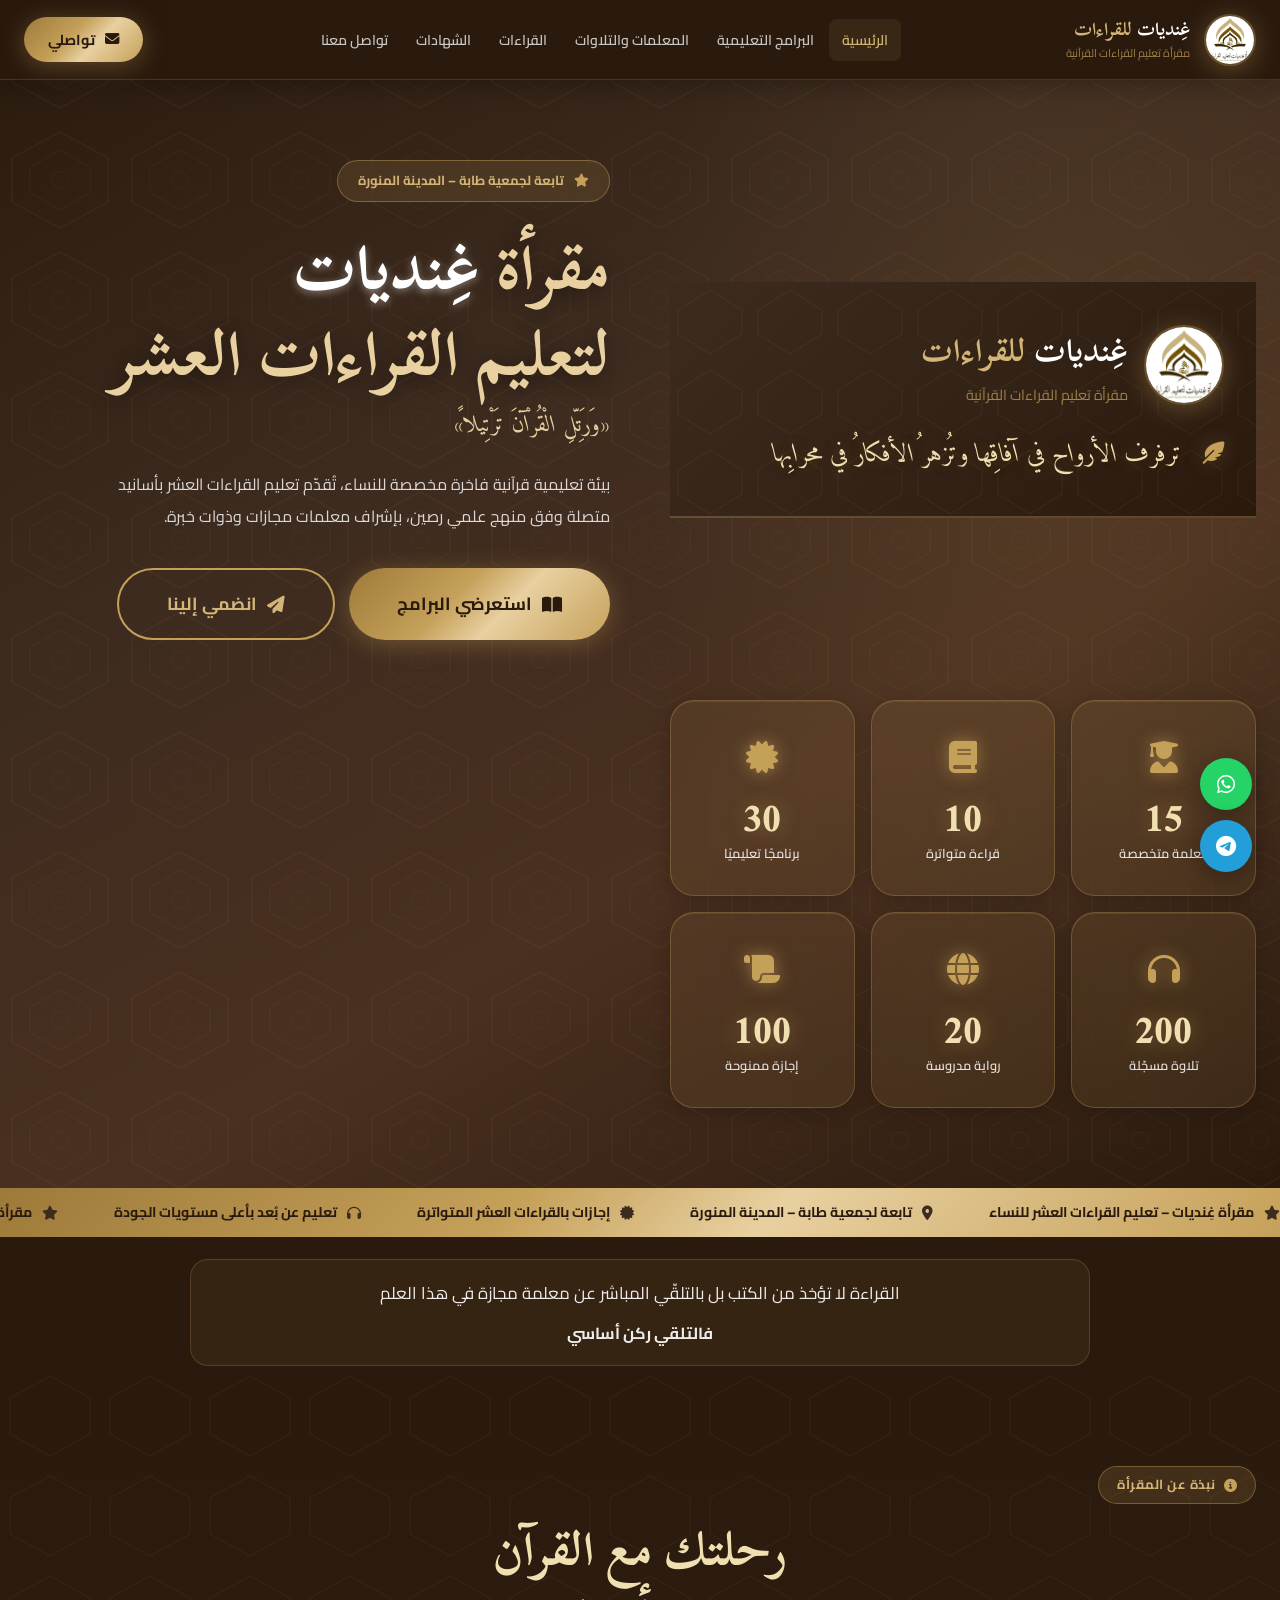
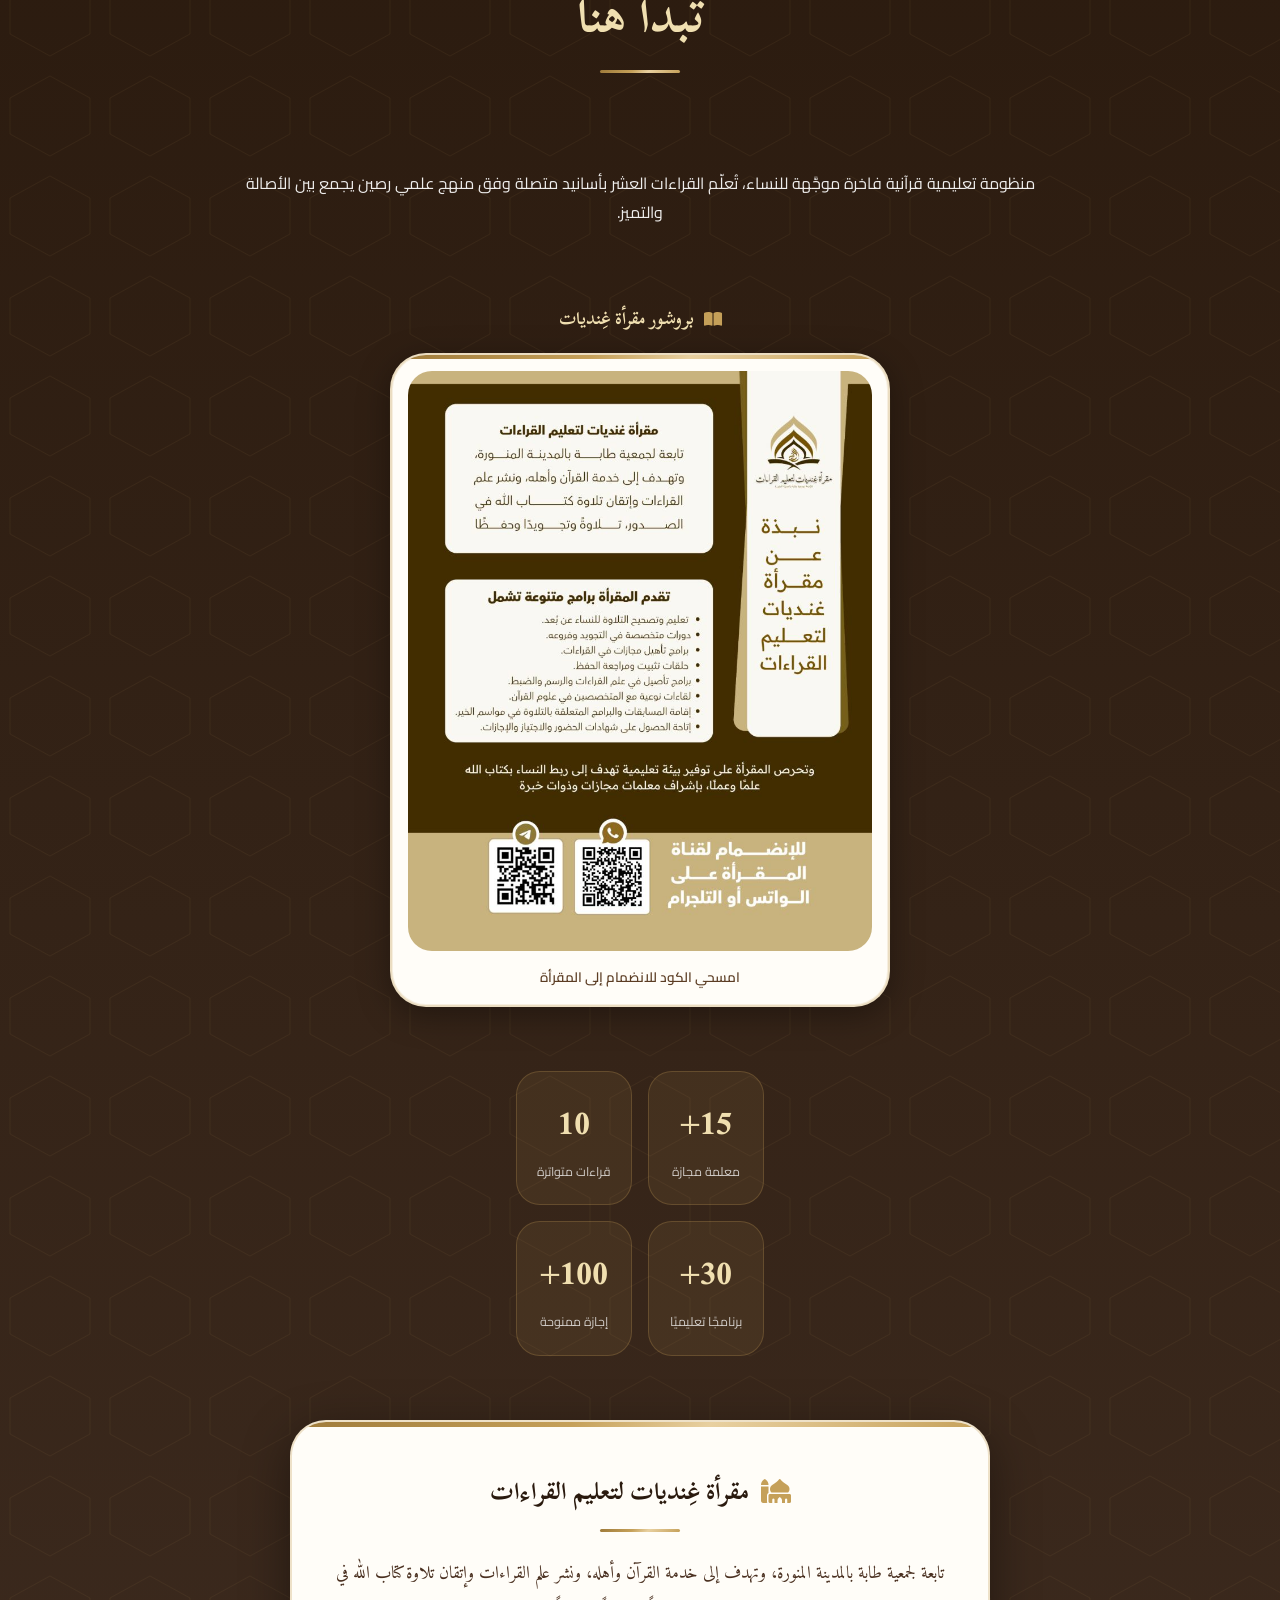
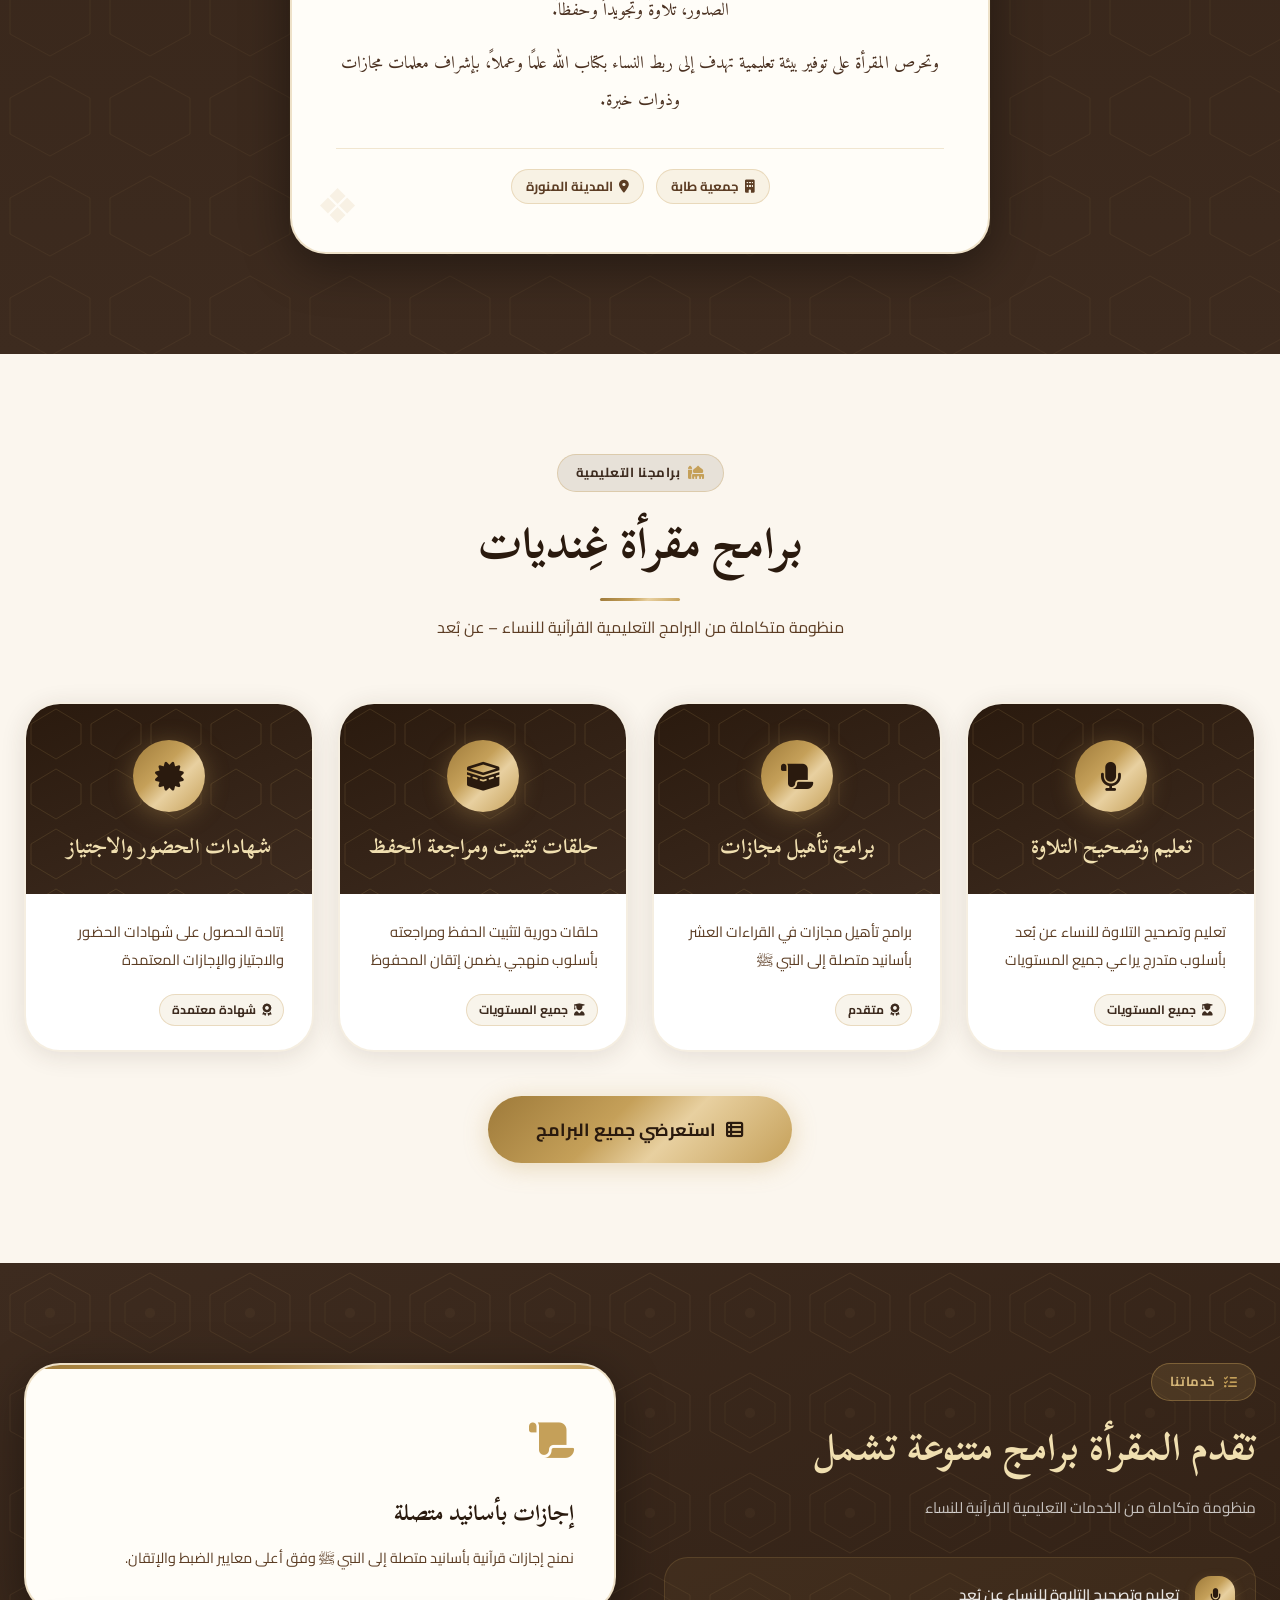
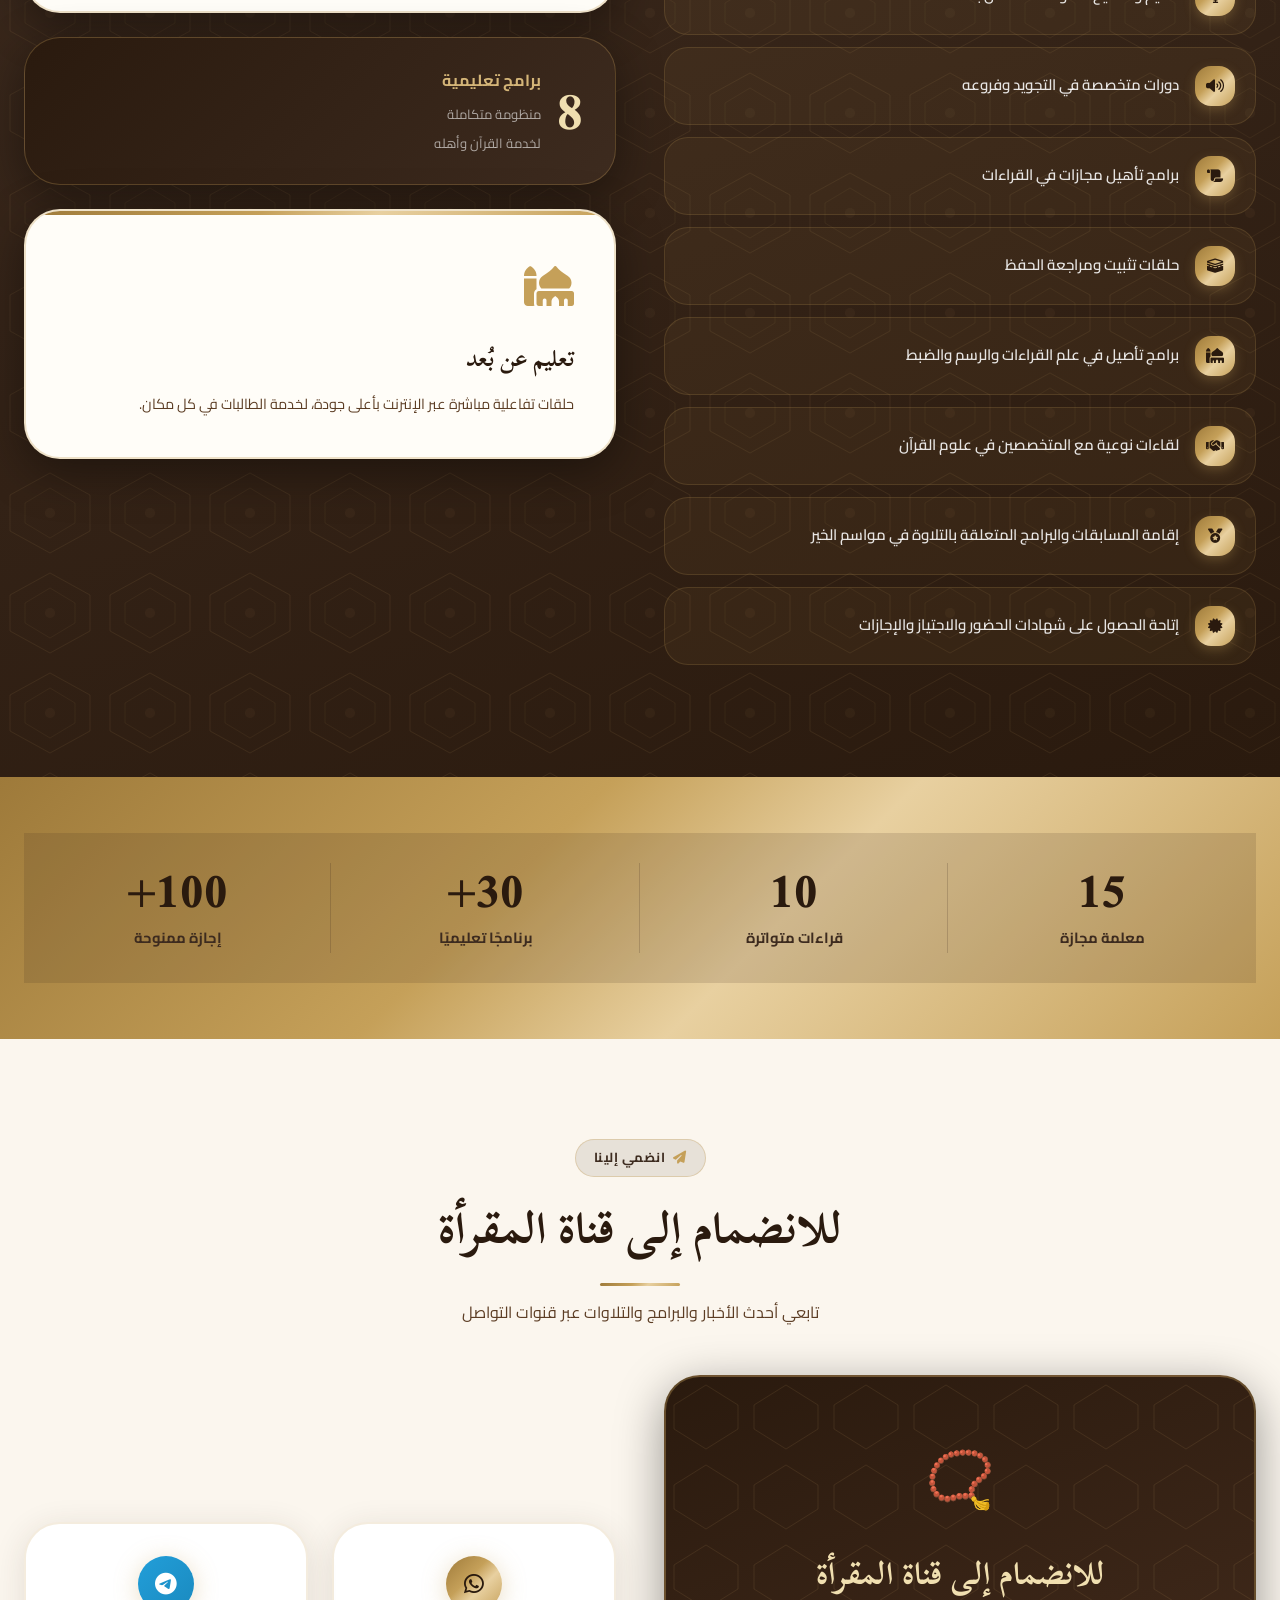
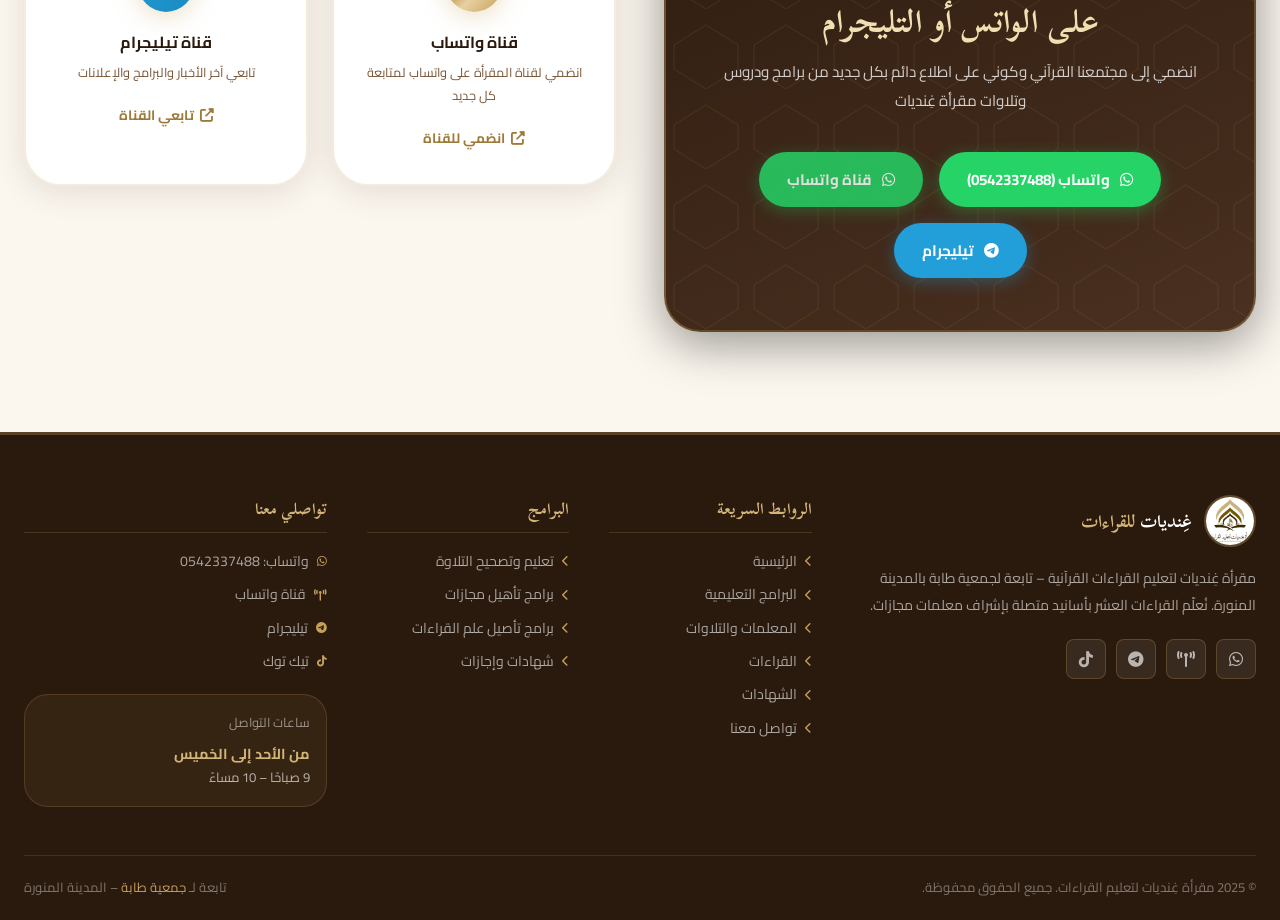
<file: index.html>
<!DOCTYPE html>
<html lang="ar" dir="rtl">
<head>
<meta charset="UTF-8">
<meta name="viewport" content="width=device-width, initial-scale=1.0">
<meta name="description" content="مقرأة غِنديات لتعليم القراءات – تابعة لجمعية طابة بالمدينة المنورة، تعليم القراءات العشر للنساء">
<meta name="keywords" content="مقرأة غنديات، قراءات عشر، تجويد، إجازة، المدينة المنورة">
<title>مقرأة غِنديات | تعليم القراءات القرآنية</title>

<link href="https://fonts.googleapis.com/css2?family=Amiri:ital,wght@0,400;0,700;1,400&family=Cairo:wght@300;400;600;700;800&family=Scheherazade+New:wght@400;500;600;700&display=swap" rel="stylesheet">
<link rel="stylesheet" href="https://cdn.jsdelivr.net/npm/@fortawesome/fontawesome-free@6.5.0/css/all.min.css">

<style>
:root {
  --brown-deep:     #2A1A0E;
  --brown-dark:     #3D2B1F;
  --brown-medium:   #5C3D24;
  --brown-light:    #7A5535;
  --gold-primary:   #C5A059;
  --gold-light:     #D4B578;
  --gold-lighter:   #E8D0A0;
  --gold-shine:     #F0DFB0;
  --gold-dark:      #9E7A3A;
  --gold-gradient:  linear-gradient(135deg, #9E7A3A 0%, #C5A059 40%, #E8D0A0 60%, #C5A059 100%);
  --cream:          #FBF6EE;
  --cream-light:    #FFFDF8;
  --white:          #FFFFFF;
  --text-on-dark:   rgba(255,255,255,.92);
  --shadow-gold:    0 4px 24px rgba(197,160,89,.35);
  --shadow-gold-lg: 0 8px 48px rgba(197,160,89,.45);
  --shadow-dark:    0 12px 48px rgba(0,0,0,.4);
  --radius-sm:  8px;
  --radius-md:  16px;
  --radius-lg:  24px;
  --radius-xl:  36px;
  --radius-full:9999px;
  --nav-h:      80px;
  --transition: all .3s cubic-bezier(.4,0,.2,1);
}

*, *::before, *::after { box-sizing: border-box; margin: 0; padding: 0; }
html { scroll-behavior: smooth; font-size: 16px; }
body {
  font-family: 'Cairo', 'Amiri', sans-serif;
  direction: rtl; text-align: right;
  background: var(--brown-deep);
  color: var(--text-on-dark);
  line-height: 1.8;
  overflow-x: hidden;
}
img { max-width: 100%; display: block; }
a { text-decoration: none; color: inherit; transition: var(--transition); }
ul, ol { list-style: none; }
button { cursor: pointer; border: none; background: none; font-family: inherit; }

::-webkit-scrollbar { width: 6px; }
::-webkit-scrollbar-track { background: var(--brown-deep); }
::-webkit-scrollbar-thumb { background: var(--gold-primary); border-radius: 3px; }

.islamic-bg { position: relative; }
.islamic-bg::before {
  content: '';
  position: absolute; inset: 0; pointer-events: none; z-index: 0;
  background-image: url("data:image/svg+xml,%3Csvg xmlns='http://www.w3.org/2000/svg' width='100' height='100'%3E%3Cpath d='M50 10 L90 32 L90 68 L50 90 L10 68 L10 32Z' fill='none' stroke='rgba(197,160,89,0.1)' stroke-width='1'/%3E%3Cpath d='M50 25 L75 40 L75 60 L50 75 L25 60 L25 40Z' fill='none' stroke='rgba(197,160,89,0.07)' stroke-width='1'/%3E%3Ccircle cx='50' cy='50' r='5' fill='rgba(197,160,89,0.05)'/%3E%3C/svg%3E");
}
.islamic-bg > * { position: relative; z-index: 1; }

.btn {
  display: inline-flex; align-items: center; gap: 10px;
  padding: 14px 32px;
  border-radius: var(--radius-full);
  font-weight: 700; font-size: 1rem; font-family: 'Cairo', sans-serif;
  transition: var(--transition); cursor: pointer;
}
.btn-gold {
  background: var(--gold-gradient);
  color: var(--brown-deep);
  box-shadow: var(--shadow-gold);
  border: none;
}
.btn-gold:hover { transform: translateY(-3px); box-shadow: var(--shadow-gold-lg); }
.btn-outline {
  background: transparent;
  color: var(--gold-light);
  border: 2px solid var(--gold-primary);
}
.btn-outline:hover { background: rgba(197,160,89,.15); transform: translateY(-2px); }
.btn-sm { padding: 10px 24px; font-size: .9rem; }
.btn-lg { padding: 18px 48px; font-size: 1.1rem; }

.gold-line {
  width: 80px; height: 3px;
  background: var(--gold-gradient);
  border-radius: var(--radius-full);
  margin: 12px auto;
}
.gold-line.right { margin-right: 0; margin-left: auto; }

.section-badge {
  display: inline-flex; align-items: center; gap: 8px;
  background: rgba(197,160,89,.15);
  border: 1px solid rgba(197,160,89,.4);
  color: var(--gold-light);
  padding: 6px 18px;
  border-radius: var(--radius-full);
  font-size: .82rem; font-weight: 700;
  margin-bottom: 12px;
  letter-spacing: .5px;
}
.section-badge i { color: var(--gold-primary); }

/* ═══════════════════════════════════════
   شريط التنقل
═══════════════════════════════════════ */
.navbar {
  position: fixed; top: 0; right: 0; left: 0;
  z-index: 1000; height: var(--nav-h);
  background: rgba(42,26,14,.97);
  backdrop-filter: blur(20px);
  border-bottom: 1px solid rgba(197,160,89,.2);
  box-shadow: 0 4px 24px rgba(0,0,0,.3);
  transition: var(--transition);
}
.navbar.scrolled {
  background: rgba(42,26,14,1);
  border-bottom-color: rgba(197,160,89,.4);
}
.nav-inner {
  max-width: 1300px; margin: 0 auto;
  padding: 0 24px; height: 100%;
  display: flex; align-items: center; justify-content: space-between; gap: 20px;
}
.nav-logo {
  display: flex; align-items: center; gap: 14px; flex-shrink: 0;
  text-decoration: none;
}
.nav-logo img {
  width: 52px; height: 52px; object-fit: contain;
  border-radius: var(--radius-full);
  border: 2px solid rgba(197,160,89,.4);
  box-shadow: var(--shadow-gold);
}
.nav-logo-text { line-height: 1.25; }
.nav-logo-text .brand { display: block; font-family: 'Scheherazade New', serif; font-size: 1.15rem; font-weight: 700; }
.brand-ghan { color: #FFFFFF; }
.brand-dyat { color: var(--gold-light); }
.nav-logo-text .brand-sub { font-size: .7rem; color: rgba(197,160,89,.75); }

.nav-links { display: flex; align-items: center; gap: 2px; }
.nav-links a {
  padding: 8px 13px; border-radius: var(--radius-sm);
  font-size: .88rem; font-weight: 600;
  color: rgba(255,255,255,.75);
  transition: var(--transition); white-space: nowrap;
}
.nav-links a:hover, .nav-links a.active { color: var(--gold-light); background: rgba(197,160,89,.1); }

.nav-cta { display: flex; align-items: center; gap: 10px; flex-shrink: 0; }
.nav-toggle {
  display: none; width: 40px; height: 40px;
  border-radius: var(--radius-sm); background: rgba(197,160,89,.1);
  align-items: center; justify-content: center; flex-direction: column; gap: 5px;
  border: 1px solid rgba(197,160,89,.3);
}
.nav-toggle span { display: block; width: 20px; height: 2px; background: var(--gold-light); border-radius: 2px; transition: var(--transition); }
.nav-toggle.open span:nth-child(1) { transform: translateY(7px) rotate(45deg); }
.nav-toggle.open span:nth-child(2) { opacity: 0; }
.nav-toggle.open span:nth-child(3) { transform: translateY(-7px) rotate(-45deg); }

/* ═══════════════════════════════════════
   هيرو
═══════════════════════════════════════ */
.hero {
  min-height: 100vh;
  padding-top: var(--nav-h);
  position: relative;
  display: flex; align-items: center;
  overflow: hidden;
  background: linear-gradient(150deg, #2A1A0E 0%, #3D2B1F 35%, #4A3020 65%, #2A1A0E 100%);
}
.hero::before {
  content: '';
  position: absolute; inset: 0; pointer-events: none;
  background-image: url("data:image/svg+xml,%3Csvg xmlns='http://www.w3.org/2000/svg' width='120' height='120'%3E%3Cpath d='M60 12 L108 38 L108 82 L60 108 L12 82 L12 38Z' fill='none' stroke='rgba(197,160,89,0.09)' stroke-width='1'/%3E%3Cpath d='M60 30 L90 48 L90 72 L60 90 L30 72 L30 48Z' fill='none' stroke='rgba(197,160,89,0.06)' stroke-width='1'/%3E%3Ccircle cx='60' cy='60' r='8' fill='none' stroke='rgba(197,160,89,0.05)' stroke-width='1'/%3E%3C/svg%3E");
}
.hero::after {
  content: '';
  position: absolute;
  top: -30%; right: -15%; width: 65%; height: 130%;
  background: radial-gradient(ellipse, rgba(197,160,89,.1) 0%, transparent 70%);
  pointer-events: none;
}
.hero-container {
  max-width: 1300px; margin: 0 auto; padding: 80px 24px;
  width: 100%;
  display: grid; grid-template-columns: 1fr 1fr;
  gap: 60px; align-items: center;
  position: relative; z-index: 2;
}
.hero-eyebrow {
  display: inline-flex; align-items: center; gap: 10px;
  background: rgba(197,160,89,.14);
  border: 1px solid rgba(197,160,89,.45);
  color: var(--gold-light); padding: 8px 20px;
  border-radius: var(--radius-full);
  font-size: .82rem; font-weight: 700; margin-bottom: 24px;
  backdrop-filter: blur(8px);
}
.hero-eyebrow i { color: var(--gold-primary); }
.hero-title {
  font-family: 'Scheherazade New', serif;
  font-size: clamp(2.4rem, 5vw, 4rem);
  font-weight: 700; line-height: 1.35; margin-bottom: 6px;
  color:var(--gold-lighter);
  text-shadow: 0 2px 20px rgba(0,0,0,.4);
}
.hero-title .gold-word {
  color: #FFFFFF;
  text-shadow: 0 2px 8px rgba(255,255,255,.4);
}
.hero-subtitle {
  font-family: 'Amiri', serif; font-style: italic;
  font-size: clamp(1.1rem, 2.5vw, 1.45rem);
  color: var(--gold-lighter); margin-bottom: 20px; line-height: 1.9;
}
.hero-desc {
  font-size: 1rem; color: rgba(255,255,255,.82);
  line-height: 2; margin-bottom: 36px; max-width: 520px;
}
.hero-actions { display: flex; gap: 14px; flex-wrap: wrap; }

.hero-stats {
  display: grid; grid-template-columns: repeat(3,1fr); gap: 16px;
}
.hstat {
  background: rgba(197,160,89,.1);
  border: 1.5px solid rgba(197,160,89,.3);
  border-radius: var(--radius-lg); padding: 28px 16px; text-align: center;
  backdrop-filter: blur(16px); transition: var(--transition);
  box-shadow: 0 4px 20px rgba(0,0,0,.2), inset 0 1px 0 rgba(255,255,255,.08);
}
.hstat:hover {
  border-color: rgba(197,160,89,.65);
  background: rgba(197,160,89,.16);
  transform: translateY(-5px);
  box-shadow: 0 8px 32px rgba(197,160,89,.3);
}
.hstat-icon { font-size: 2rem; color: var(--gold-primary); margin-bottom: 10px; display: block; filter: drop-shadow(0 0 8px rgba(197,160,89,.6)); }
.hstat-num { font-family: 'Scheherazade New', serif; font-size: 2.6rem; font-weight: 700; color: var(--gold-shine); display: block; line-height: 1; text-shadow: 0 0 20px rgba(197,160,89,.4); }
.hstat-lbl { font-size: .8rem; color: rgba(255,255,255,.85); margin-top: 6px; font-weight: 600; }

/* ═══════════════════════════════════════
   شريط الإعلانات
═══════════════════════════════════════ */
.ticker-bar {
  background: var(--gold-gradient);
  padding: 12px 0; overflow: hidden;
  position: relative;
}
.ticker-inner {
  display: flex; gap: 56px;
  animation: ticker 28s linear infinite;
  white-space: nowrap;
}
.ticker-item {
  display: inline-flex; align-items: center; gap: 10px;
  font-size: .88rem; font-weight: 700; color: var(--brown-deep);
}
.ticker-item i { color: var(--brown-dark); }
@keyframes ticker { 0%{transform:translateX(0)} 100%{transform:translateX(-50%)} }

/* ═══════════════════════════════════════
   قسم النبذة - مع الصورة الجديدة (شكل بطاقة فاخر)
═══════════════════════════════════════ */
.about-section {
  padding: 100px 0;
  background: linear-gradient(180deg, #2A1A0E 0%, #3D2B1F 100%);
  position: relative; overflow: hidden;
}
.about-section::before {
  content: '';
  position: absolute; inset: 0; pointer-events: none;
  background-image: url("data:image/svg+xml,%3Csvg xmlns='http://www.w3.org/2000/svg' width='100' height='100'%3E%3Cpath d='M50 10 L90 32 L90 68 L50 90 L10 68 L10 32Z' fill='none' stroke='rgba(197,160,89,0.07)' stroke-width='1'/%3E%3C/svg%3E");
}
.about-grid {
  max-width: 1300px; margin: 0 auto; padding: 0 24px;
  display: grid; grid-template-columns: 1fr 1fr; gap: 64px; align-items: start;
  position: relative; z-index: 1;
}

/* بطاقة النبذة */
.about-card {
  background: var(--cream-light);
  border-radius: var(--radius-xl);
  padding: 48px 44px;
  box-shadow: var(--shadow-dark);
  border: 2px solid rgba(197,160,89,.3);
  position: relative; overflow: hidden;
}
.about-card::before {
  content: '';
  position: absolute; top: 0; right: 0; left: 0;
  height: 5px; background: var(--gold-gradient);
}
.about-card::after {
  content: '❖';
  position: absolute; bottom: 20px; left: 24px;
  font-size: 3rem; color: rgba(197,160,89,.12);
  font-family: 'Scheherazade New', serif; line-height: 1;
}
.about-card-title {
  font-family: 'Scheherazade New', serif;
  font-size: 1.5rem; font-weight: 700;
  color: var(--brown-deep); margin-bottom: 16px;
  display: flex; align-items: center; gap: 12px;
}
.about-card-title i { color: var(--gold-primary); }
.about-card-text {
  font-family: 'Amiri', serif; font-size: 1.1rem; line-height: 2.1;
  color: #4A3020; text-align: justify;
}
.about-card-footer {
  margin-top: 28px; padding-top: 20px;
  border-top: 1px solid rgba(197,160,89,.25);
  display: flex; align-items: center; gap: 12px; flex-wrap: wrap;
}
.about-card-footer .org-tag {
  display: inline-flex; align-items: center; gap: 6px;
  background: rgba(197,160,89,.12); color: var(--brown-medium);
  border: 1px solid rgba(197,160,89,.3); padding: 5px 14px;
  border-radius: var(--radius-full); font-size: .82rem; font-weight: 700;
}

/* جانب المعلومات والصورة */
.about-info {}
.about-info h2 {
  font-family: 'Scheherazade New', serif;
  font-size: clamp(1.8rem, 4vw, 3rem);
  color: var(--gold-shine); margin-bottom: 20px; line-height: 1.4;
}
.about-info .lead {
  font-size: 1.05rem; color: rgba(255,255,255,.82); line-height: 2; margin-bottom: 32px;
}
.about-facts { display: grid; grid-template-columns: 1fr 1fr; gap: 16px; }
.fact-box {
  background: rgba(197,160,89,.1); border: 1.5px solid rgba(197,160,89,.25);
  border-radius: var(--radius-lg); padding: 20px; text-align: center;
  transition: var(--transition);
}
.fact-box:hover { background: rgba(197,160,89,.18); border-color: rgba(197,160,89,.5); transform: translateY(-4px); }
.fact-box .num { font-family: 'Scheherazade New', serif; font-size: 2.2rem; color: var(--gold-shine); font-weight: 700; display: block; }
.fact-box .lbl { font-size: .78rem; color: rgba(255,255,255,.75); margin-top: 4px; }

/* ═══ الصورة الجديدة - شكل بطاقة فاخر ═══ */
.about-image-wrap {
  margin-top: 40px;
}
.about-image-label {
  font-family: 'Scheherazade New', serif;
  font-size: 1.1rem;
  color: var(--gold-shine);
  margin-bottom: 18px;
  font-weight: 700;
  display: flex;
  align-items: center;
  gap: 10px;
}
.about-image-label i { color: var(--gold-primary); font-size: 1rem; }

.about-image-card {
  background: var(--cream-light);
  border-radius: var(--radius-xl);
  padding: 16px;
  border: 2px solid rgba(197,160,89,.35);
  box-shadow: 0 8px 32px rgba(0,0,0,.35), inset 0 0 0 1px rgba(197,160,89,.15);
  transition: var(--transition);
  position: relative;
  overflow: hidden;
}
.about-image-card::before {
  content: '';
  position: absolute;
  top: 0; right: 0; left: 0;
  height: 4px;
  background: var(--gold-gradient);
}
.about-image-card:hover {
  transform: translateY(-6px);
  box-shadow: 0 16px 48px rgba(197,160,89,.25), inset 0 0 0 1px rgba(197,160,89,.25);
  border-color: rgba(197,160,89,.6);
}
.about-image-card img {
  width: 100%;
  border-radius: var(--radius-lg);
  display: block;
  transition: var(--transition);
}
.about-image-card:hover img {
  transform: scale(1.02);
}
.about-image-caption {
  text-align: center;
  margin-top: 14px;
  font-size: .85rem;
  color: var(--brown-medium);
  font-weight: 600;
}

/* ═══════════════════════════════════════
   قسم البرامج
═══════════════════════════════════════ */
.programs-section {
  padding: 100px 0;
  background: var(--cream);
}
.programs-inner { max-width: 1300px; margin: 0 auto; padding: 0 24px; }
.sec-header { text-align: center; margin-bottom: 60px; }
.sec-header h2 {
  font-family: 'Scheherazade New', serif;
  font-size: clamp(1.8rem, 4vw, 2.8rem);
  color: var(--brown-deep); margin-bottom: 14px;
}
.sec-header p { color: var(--brown-medium); font-size: 1rem; max-width: 600px; margin: 0 auto; }

.programs-grid {
  display: grid; grid-template-columns: repeat(auto-fill, minmax(260px,1fr)); gap: 24px;
}
.prog-card {
  background: var(--white);
  border-radius: var(--radius-xl);
  overflow: hidden;
  box-shadow: 0 4px 24px rgba(61,43,31,.12);
  border: 2px solid rgba(197,160,89,.18);
  transition: var(--transition);
  position: relative;
}
.prog-card:hover { transform: translateY(-8px); box-shadow: 0 12px 48px rgba(61,43,31,.2); border-color: rgba(197,160,89,.5); }
.prog-card-top {
  padding: 36px 28px 28px; text-align: center;
  background: linear-gradient(160deg, var(--brown-deep), var(--brown-dark));
  position: relative; overflow: hidden;
}
.prog-card-top::before {
  content: '';
  position: absolute; inset: 0; pointer-events: none;
  background-image: url("data:image/svg+xml,%3Csvg xmlns='http://www.w3.org/2000/svg' width='60' height='60'%3E%3Cpath d='M30 5 L55 20 L55 40 L30 55 L5 40 L5 20Z' fill='none' stroke='rgba(197,160,89,0.15)' stroke-width='1'/%3E%3C/svg%3E");
}
.prog-icon {
  width: 72px; height: 72px; margin: 0 auto 16px;
  border-radius: var(--radius-full);
  background: var(--gold-gradient);
  display: flex; align-items: center; justify-content: center;
  font-size: 1.8rem; color: var(--brown-deep);
  box-shadow: var(--shadow-gold);
  position: relative; z-index: 1;
}
.prog-card-top h3 {
  font-family: 'Scheherazade New', serif; font-size: 1.3rem;
  color: var(--gold-shine); position: relative; z-index: 1;
}
.prog-card-body { padding: 24px 28px; }
.prog-card-body p { font-size: .92rem; color: var(--brown-medium); line-height: 1.9; margin-bottom: 20px; }
.prog-tag {
  display: inline-flex; align-items: center; gap: 6px;
  background: rgba(197,160,89,.12); color: var(--brown-dark);
  border: 1px solid rgba(197,160,89,.3); padding: 4px 12px;
  border-radius: var(--radius-full); font-size: .76rem; font-weight: 700;
}
.prog-bar {
  height: 3px; margin-top: 20px;
  background: rgba(197,160,89,.15); border-radius: 2px; overflow: hidden;
}
.prog-bar-fill {
  height: 100%; background: var(--gold-gradient);
  border-radius: 2px; transition: width 1.2s ease;
}

/* ═══════════════════════════════════════
   قسم الخدمات
═══════════════════════════════════════ */
.services-section {
  padding: 100px 0;
  background: linear-gradient(160deg, #3D2B1F 0%, #2A1A0E 100%);
  position: relative; overflow: hidden;
}
.services-inner { max-width: 1300px; margin: 0 auto; padding: 0 24px; position: relative; z-index: 1; }
.services-grid { display: grid; grid-template-columns: 1fr 1fr; gap: 48px; align-items: start; }
.services-list-title {
  font-family: 'Scheherazade New', serif;
  font-size: clamp(1.6rem, 3.5vw, 2.4rem);
  color: var(--gold-shine); margin-bottom: 12px;
}
.services-list-sub { color: rgba(255,255,255,.72); font-size: .95rem; margin-bottom: 36px; }

.service-item {
  display: flex; align-items: flex-start; gap: 16px;
  padding: 18px 20px; margin-bottom: 12px;
  background: rgba(197,160,89,.07);
  border: 1px solid rgba(197,160,89,.18);
  border-radius: var(--radius-lg);
  transition: var(--transition);
}
.service-item:hover { background: rgba(197,160,89,.14); border-color: rgba(197,160,89,.4); transform: translateX(-4px); }
.service-icon {
  width: 40px; height: 40px; flex-shrink: 0;
  border-radius: var(--radius-md);
  background: var(--gold-gradient);
  display: flex; align-items: center; justify-content: center;
  font-size: .9rem; color: var(--brown-deep);
  box-shadow: 0 4px 12px rgba(197,160,89,.3);
}
.service-text { flex: 1; font-size: .94rem; color: rgba(255,255,255,.88); line-height: 1.75; padding-top: 6px; font-weight: 600; }

.services-aside {}
.aside-card {
  background: var(--cream-light);
  border-radius: var(--radius-xl); padding: 40px;
  box-shadow: var(--shadow-dark);
  border: 2px solid rgba(197,160,89,.3);
  position: relative; overflow: hidden; margin-bottom: 24px;
}
.aside-card::before { content: ''; position: absolute; top:0; right:0; left:0; height:4px; background: var(--gold-gradient); }
.aside-card-icon { font-size: 2.5rem; color: var(--gold-primary); margin-bottom: 16px; display: block; }
.aside-card h3 { font-family: 'Scheherazade New', serif; font-size: 1.4rem; color: var(--brown-deep); margin-bottom: 10px; }
.aside-card p { font-size: .9rem; color: var(--brown-medium); line-height: 1.9; }
.aside-stat {
  display: flex; align-items: center; gap: 16px;
  background: linear-gradient(135deg, var(--brown-deep), var(--brown-dark));
  border-radius: var(--radius-xl); padding: 28px 32px;
  border: 1.5px solid rgba(197,160,89,.3);
  box-shadow: var(--shadow-dark);
}
.aside-stat-num { font-family: 'Scheherazade New', serif; font-size: 3.5rem; color: var(--gold-shine); font-weight: 700; line-height: 1; }
.aside-stat-info .title { font-size: 1rem; color: var(--gold-light); font-weight: 700; display: block; margin-bottom: 4px; }
.aside-stat-info .sub { font-size: .82rem; color: rgba(255,255,255,.6); }

/* ═══════════════════════════════════════
   شريط الإحصاءات
═══════════════════════════════════════ */
.counter-strip {
  padding: 56px 0;
  background: var(--gold-gradient);
}
.counter-inner { max-width: 1300px; margin: 0 auto; padding: 0 24px; }
.counter-row { display: grid; grid-template-columns: repeat(4,1fr); gap: 1px; background: rgba(61,43,31,.15); }
.counter-cell {
  text-align: center; padding: 32px 20px;
  background: transparent;
  position: relative;
}
.counter-cell + .counter-cell::before {
  content: ''; position: absolute; right: 0; top: 20%; bottom: 20%;
  width: 1px; background: rgba(61,43,31,.2);
}
.counter-cell .cnum { font-family: 'Scheherazade New', serif; font-size: 3.2rem; font-weight: 700; color: var(--brown-deep); display: block; line-height: 1; }
.counter-cell .clbl { font-size: .92rem; color: var(--brown-dark); font-weight: 700; margin-top: 8px; display: block; }

/* ═══════════════════════════════════════
   قسم التواصل - بدون صور QR
═══════════════════════════════════════ */
.contact-section {
  padding: 100px 0;
  background: var(--cream);
  position: relative; overflow: hidden;
}
.contact-inner { max-width: 1300px; margin: 0 auto; padding: 0 24px; }
.contact-grid { display: grid; grid-template-columns: 1fr 1fr; gap: 48px; align-items: center; }

.join-card {
  background: linear-gradient(160deg, var(--brown-deep) 0%, #4A3020 100%);
  border-radius: var(--radius-xl); padding: 52px 44px; text-align: center;
  border: 2px solid rgba(197,160,89,.35);
  box-shadow: var(--shadow-dark);
  position: relative; overflow: hidden;
}
.join-card::before {
  content: '';
  position: absolute; inset: 0; pointer-events: none;
  background-image: url("data:image/svg+xml,%3Csvg xmlns='http://www.w3.org/2000/svg' width='80' height='80'%3E%3Cpath d='M40 8 L72 28 L72 52 L40 72 L8 52 L8 28Z' fill='none' stroke='rgba(197,160,89,0.12)' stroke-width='1'/%3E%3C/svg%3E");
}
.join-card > * { position: relative; z-index: 1; }
.join-icon { font-size: 3.5rem; margin-bottom: 20px; display: block; }
.join-card h3 {
  font-family: 'Scheherazade New', serif; font-size: clamp(1.4rem, 3vw, 2rem);
  color: var(--gold-shine); margin-bottom: 12px; line-height: 1.5;
}
.join-card p { color: rgba(255,255,255,.78); font-size: .95rem; margin-bottom: 36px; line-height: 1.9; }
.join-channels { display: flex; gap: 16px; justify-content: center; flex-wrap: wrap; }
.channel-btn {
  display: flex; align-items: center; gap: 10px;
  padding: 14px 28px; border-radius: var(--radius-full);
  font-weight: 700; font-size: .95rem; transition: var(--transition);
}
.channel-wa { background: #25D366; color: #fff; box-shadow: 0 4px 16px rgba(37,211,102,.35); }
.channel-wa:hover { transform: translateY(-3px); box-shadow: 0 8px 24px rgba(37,211,102,.45); }
.channel-tg { background: #229ED9; color: #fff; box-shadow: 0 4px 16px rgba(34,158,217,.35); }
.channel-tg:hover { transform: translateY(-3px); box-shadow: 0 8px 24px rgba(34,158,217,.45); }

.social-cards { display: grid; grid-template-columns: 1fr 1fr; gap: 24px; }
.social-card {
  background: var(--white); border-radius: var(--radius-xl);
  padding: 32px 24px; text-align: center;
  border: 2px solid rgba(197,160,89,.2);
  box-shadow: 0 6px 32px rgba(61,43,31,.12);
  transition: var(--transition);
}
.social-card:hover { transform: translateY(-5px); box-shadow: 0 12px 48px rgba(61,43,31,.2); border-color: rgba(197,160,89,.45); }
.social-card-icon {
  width: 56px; height: 56px; border-radius: var(--radius-full);
  background: var(--gold-gradient); margin: 0 auto 16px;
  display: flex; align-items: center; justify-content: center;
  font-size: 1.4rem; color: var(--brown-deep);
  box-shadow: var(--shadow-gold);
}
.social-card h4 { font-size: 1rem; color: var(--brown-deep); font-weight: 700; margin-bottom: 4px; }
.social-card p { font-size: .8rem; color: var(--brown-light); margin-bottom: 16px; }
.social-link {
  display: inline-flex; align-items: center; gap: 6px;
  font-size: .85rem; font-weight: 700;
  color: var(--gold-dark);
  transition: var(--transition);
}
.social-link:hover { color: var(--brown-deep); }

/* ═══════════════════════════════════════
   الفوتر
═══════════════════════════════════════ */
.site-footer {
  background: var(--brown-deep);
  border-top: 3px solid rgba(197,160,89,.3);
  padding: 60px 0 0;
}
.footer-inner { max-width: 1300px; margin: 0 auto; padding: 0 24px; }
.footer-grid { display: grid; grid-template-columns: 2fr 1fr 1fr 1.5fr; gap: 40px; margin-bottom: 48px; }

.footer-brand {}
.footer-logo { display: flex; align-items: center; gap: 12px; margin-bottom: 18px; }
.footer-logo img { width: 52px; height: 52px; object-fit: contain; border-radius: var(--radius-full); border: 2px solid rgba(197,160,89,.35); }
.footer-brand-name { font-family: 'Scheherazade New', serif; font-size: 1.1rem; font-weight: 700; }
.fbrand-w { color: #FFFFFF; }
.fbrand-g { color: var(--gold-light); }
.footer-brand p { font-size: .88rem; color: rgba(255,255,255,.6); line-height: 1.9; margin-bottom: 20px; }

.footer-col h5 {
  font-family: 'Scheherazade New', serif; font-size: 1rem; font-weight: 700;
  color: var(--gold-light); margin-bottom: 16px; padding-bottom: 8px;
  border-bottom: 1px solid rgba(197,160,89,.2); position: relative;
}
.footer-col ul li { margin-bottom: 8px; }
.footer-col ul li a {
  font-size: .88rem; color: rgba(255,255,255,.6); display: flex; align-items: center; gap: 8px;
  transition: var(--transition);
}
.footer-col ul li a i { color: var(--gold-primary); font-size: .7rem; }
.footer-col ul li a:hover { color: var(--gold-light); padding-right: 4px; }

.footer-social { display: flex; gap: 10px; margin-top: 16px; }
.social-btn {
  width: 40px; height: 40px; border-radius: var(--radius-sm);
  background: rgba(255,255,255,.07); border: 1px solid rgba(197,160,89,.25);
  display: flex; align-items: center; justify-content: center;
  color: rgba(255,255,255,.65); font-size: 1rem; transition: var(--transition);
}
.social-btn:hover { background: var(--gold-gradient); color: var(--brown-deep); border-color: var(--gold-primary); transform: translateY(-3px); }
.social-wa:hover { background: #25D366 !important; border-color: #25D366 !important; }
.social-tg:hover { background: #229ED9 !important; border-color: #229ED9 !important; }

.footer-bottom {
  border-top: 1px solid rgba(197,160,89,.15); padding: 20px 0;
  display: flex; align-items: center; justify-content: space-between; gap: 12px; flex-wrap: wrap;
}
.footer-bottom p { font-size: .82rem; color: rgba(255,255,255,.4); }
.footer-bottom a { color: var(--gold-primary); }

.float-btns {
  position: fixed; bottom: 28px; right: 28px; z-index: 500;
  display: flex; flex-direction: column; gap: 10px; align-items: flex-end;
}
.float-btn {
  width: 52px; height: 52px; border-radius: var(--radius-full);
  display: flex; align-items: center; justify-content: center;
  font-size: 1.3rem; box-shadow: 0 6px 24px rgba(0,0,0,.3);
  transition: var(--transition);
}
.float-btn:hover { transform: scale(1.12) translateY(-3px); }
.float-wa { background: #25D366; color: #fff; }
.float-tg { background: #229ED9; color: #fff; }

/* ═══════════════════════════════════════
   تجاوب الشاشات
═══════════════════════════════════════ */
@media (max-width: 1100px) {
  .footer-grid { grid-template-columns: 1fr 1fr; gap: 28px; }
}
@media (max-width: 992px) {
  .hero-container { grid-template-columns: 1fr; gap: 40px; text-align: center; }
  .hero-eyebrow, .hero-actions { justify-content: center; }
  .hero-desc { max-width: 100%; }
  .about-grid { grid-template-columns: 1fr; }
  .services-grid { grid-template-columns: 1fr; }
  .contact-grid { grid-template-columns: 1fr; }
  .counter-row { grid-template-columns: repeat(2,1fr); }
}
@media (max-width: 768px) {
  :root { --nav-h: 68px; }
  .nav-links { display: none; flex-direction: column; position: absolute; top: var(--nav-h); right: 0; left: 0; background: rgba(42,26,14,.99); backdrop-filter: blur(20px); padding: 16px; gap: 4px; border-bottom: 1px solid rgba(197,160,89,.2); box-shadow: 0 8px 24px rgba(0,0,0,.4); }
  .nav-links.open { display: flex; }
  .nav-toggle { display: flex; }
  .hero-stats { grid-template-columns: 1fr 1fr; }
  .about-facts { grid-template-columns: 1fr 1fr; }
  .programs-grid { grid-template-columns: 1fr; }
  .social-cards { grid-template-columns: 1fr 1fr; }
  .footer-grid { grid-template-columns: 1fr; }
  .about-card { padding: 32px 24px; }
}
@media (max-width: 480px) {
  .hero-stats { grid-template-columns: 1fr; }
  .hero-actions { flex-direction: column; align-items: center; }
  .counter-row { grid-template-columns: 1fr 1fr; }
  .social-cards { grid-template-columns: 1fr; }
  .join-channels { flex-direction: column; align-items: center; }
  .about-facts { grid-template-columns: 1fr; }
  .footer-bottom { flex-direction: column; text-align: center; }
}

.reveal { opacity: 0; transform: translateY(30px); transition: opacity .7s ease, transform .7s ease; }
.reveal.visible { opacity: 1; transform: translateY(0); }
</style>
</head>
<body>

<!-- ✦ أزرار عائمة ✦ -->
<div class="float-btns">
  <a href="https://wa.me/966542337488" target="_blank" class="float-btn float-wa" title="واتساب"><i class="fab fa-whatsapp"></i></a>
  <a href="https://t.me/Hawaa_moussa" target="_blank" class="float-btn float-tg" title="تيليجرام"><i class="fab fa-telegram-plane"></i></a>
</div>

<!-- ✦ شريط التنقل ✦ -->
<nav class="navbar" id="mainNav">
  <div class="nav-inner">
    <a href="index.html" class="nav-logo">
      <img src="images/logo.png" alt="غِنديات" onerror="this.style.display='none'">
      <div class="nav-logo-text">
        <span class="brand"><span class="brand-ghan">غِنديات</span><span class="brand-dyat"> للقراءات</span></span>
        <span class="brand-sub">مقرأة تعليم القراءات القرآنية</span>
      </div>
    </a>

    <ul class="nav-links" id="navLinks">
      <li><a href="index.html" class="active">الرئيسية</a></li>
      <li><a href="programs.html">البرامج التعليمية</a></li>
      <li><a href="sheikhs.html">المعلمات والتلاوات</a></li>
      <li><a href="recitations.html">القراءات</a></li>
      <li><a href="certificates.html">الشهادات</a></li>
      <li><a href="contact.html">تواصل معنا</a></li>
    </ul>

    <div class="nav-cta">
      <a href="contact.html" class="btn btn-gold btn-sm"><i class="fas fa-envelope"></i> تواصلي</a>
      <button class="nav-toggle" id="navToggle" aria-label="القائمة">
        <span></span><span></span><span></span>
      </button>
    </div>
  </div>
</nav>

<!-- ✦ قسم الهيرو ✦ -->
<section class="hero islamic-bg" id="hero">
  <div class="hero-container">
<!-- ✦ شعار وعبارة افتتاحية ✦ -->
<div style="background: linear-gradient(135deg, #3D2B1F, #2A1A0E); padding: 40px 32px 36px; text-align: right; border-bottom: 2px solid rgba(197,160,89,.3); position: relative; overflow: hidden;">
  <div style="position: absolute; inset: 0; background-image: url('data:image/svg+xml,%3Csvg xmlns=%27http://www.w3.org/2000/svg%27 width=%2780%27 height=%2780%27%3E%3Cpath d=%27M40 8 L72 28 L72 52 L40 72 L8 52 L8 28Z%27 fill=%27none%27 stroke=%27rgba(197,160,89,0.08)%27 stroke-width=%271%27/%3E%3C/svg%3E');"></div>
  
  <!-- الشعار -->
  <div style="display: flex; align-items: center; gap: 16px; margin-bottom: 20px; position: relative; z-index: 1;">
    <img src="images/logo.png" alt="غِنديات" style="width: 80px; height: 80px; object-fit: contain; border-radius: 50%; border: 2px solid rgba(197,160,89,.4); box-shadow: 0 4px 24px rgba(197,160,89,.35);" onerror="this.style.display='none'">
    <div>
      <span style="font-family: 'Scheherazade New', serif; font-size: 2rem; font-weight: 700;">
        <span style="color: #FFFFFF;">غِنديات</span>
        <span style="color: var(--gold-light);"> للقراءات</span>
      </span>
      <br>
      <span style="font-size: .9rem; color: rgba(197,160,89,.75);">مقرأة تعليم القراءات القرآنية</span>
    </div>
  </div>

  <!-- العبارة -->
  <p style="font-family: 'Amiri', serif; font-size: 1.6rem; color: var(--gold-shine); position: relative; z-index: 1; line-height: 2; font-style: italic; text-shadow: 0 0 20px rgba(197,160,89,.3); margin: 0;">
    <i class="fas fa-feather-alt" style="color: var(--gold-primary); margin-left: 12px; font-size: 1.4rem;"></i>
    ترفرف الأرواح في آفاقِها وتُزهرُ الأفكارُ في محرابِها
  </p>
</div>

    <div class="hero-text reveal">
      <div class="hero-eyebrow">
        <i class="fas fa-star"></i>
        تابعة لجمعية طابة – المدينة المنورة
      </div>
      <h1 class="hero-title">
        مقرأة <span class="gold-word">غِنديات</span><br>
        لتعليم القراءات العشر
      </h1>
      <p class="hero-subtitle">
        «وَرَتِّلِ الْقُرْآنَ تَرْتِيلاً»
      </p>
      <p class="hero-desc">
        بيئة تعليمية قرآنية فاخرة مخصصة للنساء، تُقدّم تعليم القراءات العشر
        بأسانيد متصلة وفق منهج علمي رصين، بإشراف معلمات مجازات وذوات خبرة.
      </p>
      <div class="hero-actions">
        <a href="programs.html" class="btn btn-gold btn-lg">
          <i class="fas fa-book-open"></i> استعرضي البرامج
        </a>
        <a href="contact.html" class="btn btn-outline btn-lg">
          <i class="fas fa-paper-plane"></i> انضمي إلينا
        </a>
      </div>
    </div>

    <div class="hero-stats reveal">
      <div class="hstat">
        <span class="hstat-icon"><i class="fas fa-user-graduate"></i></span>
        <span class="hstat-num" data-target="15">0</span>
        <span class="hstat-lbl">معلمة متخصصة</span>
      </div>
      <div class="hstat">
        <span class="hstat-icon"><i class="fas fa-book"></i></span>
        <span class="hstat-num" data-target="10">0</span>
        <span class="hstat-lbl">قراءة متواترة</span>
      </div>
      <div class="hstat">
        <span class="hstat-icon"><i class="fas fa-certificate"></i></span>
        <span class="hstat-num" data-target="30">0</span>
        <span class="hstat-lbl">برنامجًا تعليميًا</span>
      </div>
      <div class="hstat">
        <span class="hstat-icon"><i class="fas fa-headphones"></i></span>
        <span class="hstat-num" data-target="200">0</span>
        <span class="hstat-lbl">تلاوة مسجّلة</span>
      </div>
      <div class="hstat">
        <span class="hstat-icon"><i class="fas fa-globe"></i></span>
        <span class="hstat-num" data-target="20">0</span>
        <span class="hstat-lbl">رواية مدروسة</span>
      </div>
      <div class="hstat">
        <span class="hstat-icon"><i class="fas fa-scroll"></i></span>
        <span class="hstat-num" data-target="100">0</span>
        <span class="hstat-lbl">إجازة ممنوحة</span>
      </div>
    </div>
  </div>
</section>

<!-- ✦ شريط الإعلانات ✦ -->
<div class="ticker-bar">
  <div class="ticker-inner" id="tickerInner">
    <span class="ticker-item"><i class="fas fa-star"></i> مقرأة غِنديات – تعليم القراءات العشر للنساء</span>
    <span class="ticker-item"><i class="fas fa-map-marker-alt"></i> تابعة لجمعية طابة – المدينة المنورة</span>
    <span class="ticker-item"><i class="fas fa-certificate"></i> إجازات بالقراءات العشر المتواترة</span>
    <span class="ticker-item"><i class="fas fa-headphones"></i> تعليم عن بُعد بأعلى مستويات الجودة</span>
    <span class="ticker-item"><i class="fas fa-star"></i> مقرأة غِنديات – تعليم القراءات العشر للنساء</span>
    <span class="ticker-item"><i class="fas fa-map-marker-alt"></i> تابعة لجمعية طابة – المدينة المنورة</span>
    <span class="ticker-item"><i class="fas fa-certificate"></i> إجازات بالقراءات العشر المتواترة</span>
    <span class="ticker-item"><i class="fas fa-headphones"></i> تعليم عن بُعد بأعلى مستويات الجودة</span>
  </div>
</div>

<div class="reveal" style="max-width:900px;margin:22px auto 0;padding:18px 22px;background:rgba(197,160,89,.08);border:1px solid rgba(197,160,89,.22);border-radius:18px;text-align:center;box-shadow:var(--shadow-sm)">
  <p class="lead" style="margin:0 0 10px;font-size:1.05rem">القراءة لا تؤخذ من الكتب بل بالتلقّي المباشر عن معلمة مجازة في هذا العلم</p>
  <p class="lead" style="margin:0;font-size:1rem;font-weight:700">فالتلقي ركن أساسي</p>
</div>

<!-- ✦ قسم النبذة - مع الصورة الجديدة (شكل بطاقة فاخر) ✦ -->
<!-- ✦ قسم النبذة - تنسيق الساندوتش ✦ -->
<section class="about-section" id="about">
  <div class="about-grid">

    <!-- العمود الواحد: نص - صورة - نص -->
    <div class="reveal" style="grid-column: 1 / -1;">
      <div class="section-badge"><i class="fas fa-info-circle"></i> نبذة عن المقرأة</div>
      <h2 style="font-family: 'Scheherazade New', serif; font-size: clamp(1.8rem, 4vw, 3rem); color: var(--gold-shine); margin-bottom: 20px; line-height: 1.4; text-align: center;">رحلتك مع القرآن<br>تبدأ هنا</h2>
      <div class="gold-line" style="margin-bottom:32px"></div>
    </div>

    <!-- النص العلوي -->
    <div class="reveal" style="grid-column: 1 / -1;">
      <p class="lead" style="text-align:center; max-width:800px; margin:0 auto 12px">
        منظومة تعليمية قرآنية فاخرة موجَّهة للنساء، تُعلّم القراءات العشر
        بأسانيد متصلة وفق منهج علمي رصين يجمع بين الأصالة والتميز.
      </p>
    </div>

    <!-- الصورة في المنتصف -->
    <div class="about-image-wrap reveal" style="grid-column: 1 / -1; max-width: 500px; margin: 0 auto;">
      <div class="about-image-label" style="justify-content: center;">
        <i class="fas fa-book-open"></i>
        بروشور مقرأة غِنديات
      </div>
      <div class="about-image-card">
        <img src="images/brochure-qr.png" alt="بروشور مقرأة غِنديات">
        <div class="about-image-caption">امسحي الكود للانضمام إلى المقرأة</div>
      </div>
    </div>

    <!-- الإحصائيات -->
    <div class="about-facts reveal" style="grid-column: 1 / -1; max-width: 700px; margin: 0 auto;">
      <div class="fact-box">
        <span class="num">15+</span>
        <span class="lbl">معلمة مجازة</span>
      </div>
      <div class="fact-box">
        <span class="num">10</span>
        <span class="lbl">قراءات متواترة</span>
      </div>
      <div class="fact-box">
        <span class="num">30+</span>
        <span class="lbl">برنامجًا تعليميًا</span>
      </div>
      <div class="fact-box">
        <span class="num">100+</span>
        <span class="lbl">إجازة ممنوحة</span>
      </div>
    </div>

    <!-- بطاقة النبذة السفلية -->
    <div class="about-card reveal" style="grid-column: 1 / -1; max-width: 700px; margin: 0 auto;">
      <div class="about-card-title" style="justify-content: center;">
        <i class="fas fa-mosque"></i>
        مقرأة غِنديات لتعليم القراءات
      </div>
      <div class="gold-line" style="margin-bottom:24px"></div>
      <p class="about-card-text" style="text-align:center;">
        تابعة لجمعية طابة بالمدينة المنورة، وتهدف إلى خدمة القرآن وأهله،
        ونشر علم القراءات وإتقان تلاوة كتاب الله في الصدور،
        تلاوةً وتجويداً وحفظاً.
      </p>
      <p class="about-card-text" style="margin-top:16px; text-align:center;">
        وتحرص المقرأة على توفير بيئة تعليمية تهدف إلى ربط النساء بكتاب الله
        علمًا وعملاً، بإشراف معلمات مجازات وذوات خبرة.
      </p>
      <div class="about-card-footer" style="justify-content: center;">
        <span class="org-tag"><i class="fas fa-building"></i> جمعية طابة</span>
        <span class="org-tag"><i class="fas fa-map-marker-alt"></i> المدينة المنورة</span>
      </div>
    </div>

  </div>
</section>

<!-- ✦ قسم البرامج ✦ -->
<section class="programs-section" id="programs">
  <div class="programs-inner">
    <div class="sec-header reveal">
      <div class="section-badge" style="background:rgba(61,43,31,.1);border-color:rgba(197,160,89,.35);color:var(--brown-dark);">
        <i class="fas fa-mosque" style="color:var(--gold-primary)"></i> برامجنا التعليمية
      </div>
      <h2 style="color:var(--brown-deep)">برامج مقرأة غِنديات</h2>
      <div class="gold-line"></div>
      <p>منظومة متكاملة من البرامج التعليمية القرآنية للنساء – عن بُعد</p>
    </div>

   <div class="programs-grid">

  <div class="prog-card reveal">
    <div class="prog-card-top">
      <div class="prog-icon"><i class="fas fa-microphone"></i></div>
      <h3>تعليم وتصحيح التلاوة</h3>
    </div>
    <div class="prog-card-body">
      <p>تعليم وتصحيح التلاوة للنساء عن بُعد بأسلوب متدرج يراعي جميع المستويات</p>
      <span class="prog-tag"><i class="fas fa-user-graduate"></i> جميع المستويات</span>
    </div>
  </div>

  <div class="prog-card reveal">
    <div class="prog-card-top">
      <div class="prog-icon"><i class="fas fa-scroll"></i></div>
      <h3>برامج تأهيل مجازات</h3>
    </div>
    <div class="prog-card-body">
      <p>برامج تأهيل مجازات في القراءات العشر بأسانيد متصلة إلى النبي ﷺ</p>
      <span class="prog-tag"><i class="fas fa-award"></i> متقدم</span>
    </div>
  </div>

  <div class="prog-card reveal">
    <div class="prog-card-top">
      <div class="prog-icon"><i class="fas fa-kaaba"></i></div>
      <h3>حلقات تثبيت ومراجعة الحفظ</h3>
    </div>
    <div class="prog-card-body">
      <p>حلقات دورية لتثبيت الحفظ ومراجعته بأسلوب منهجي يضمن إتقان المحفوظ</p>
      <span class="prog-tag"><i class="fas fa-user-graduate"></i> جميع المستويات</span>
    </div>
  </div>

  <div class="prog-card reveal">
    <div class="prog-card-top">
      <div class="prog-icon"><i class="fas fa-certificate"></i></div>
      <h3>شهادات الحضور والاجتياز</h3>
    </div>
    <div class="prog-card-body">
      <p>إتاحة الحصول على شهادات الحضور والاجتياز والإجازات المعتمدة</p>
      <span class="prog-tag"><i class="fas fa-award"></i> شهادة معتمدة</span>
    </div>
  </div>

</div>

    <div style="text-align:center;margin-top:44px">
      <a href="programs.html" class="btn btn-gold btn-lg reveal">
        <i class="fas fa-th-list"></i> استعرضي جميع البرامج
      </a>
    </div>
  </div>
</section>

<!-- ✦ قسم الخدمات ✦ -->
<section class="services-section islamic-bg" id="services">
  <div class="services-inner">
    <div class="services-grid">

      <div>
        <div class="section-badge"><i class="fas fa-list-check"></i> خدماتنا</div>
        <h2 class="services-list-title">تقدم المقرأة برامج متنوعة تشمل</h2>
        <p class="services-list-sub">منظومة متكاملة من الخدمات التعليمية القرآنية للنساء</p>

        <div class="service-item reveal">
          <div class="service-icon"><i class="fas fa-microphone"></i></div>
          <div class="service-text">تعليم وتصحيح التلاوة للنساء عن بُعد</div>
        </div>
        <div class="service-item reveal">
          <div class="service-icon"><i class="fas fa-volume-high"></i></div>
          <div class="service-text">دورات متخصصة في التجويد وفروعه</div>
        </div>
        <div class="service-item reveal">
          <div class="service-icon"><i class="fas fa-scroll"></i></div>
          <div class="service-text">برامج تأهيل مجازات في القراءات</div>
        </div>
        <div class="service-item reveal">
          <div class="service-icon"><i class="fas fa-kaaba"></i></div>
          <div class="service-text">حلقات تثبيت ومراجعة الحفظ</div>
        </div>
        <div class="service-item reveal">
          <div class="service-icon"><i class="fas fa-mosque"></i></div>
          <div class="service-text">برامج تأصيل في علم القراءات والرسم والضبط</div>
        </div>
        <div class="service-item reveal">
          <div class="service-icon"><i class="fas fa-handshake"></i></div>
          <div class="service-text">لقاءات نوعية مع المتخصصين في علوم القرآن</div>
        </div>
        <div class="service-item reveal">
          <div class="service-icon"><i class="fas fa-medal"></i></div>
          <div class="service-text">إقامة المسابقات والبرامج المتعلقة بالتلاوة في مواسم الخير</div>
        </div>
        <div class="service-item reveal">
          <div class="service-icon"><i class="fas fa-certificate"></i></div>
          <div class="service-text">إتاحة الحصول على شهادات الحضور والاجتياز والإجازات</div>
        </div>
      </div>

      <div class="services-aside">
        <div class="aside-card reveal" style="margin-bottom:24px">
          <span class="aside-card-icon"><i class="fas fa-scroll"></i></span>
          <h3>إجازات بأسانيد متصلة</h3>
          <p>نمنح إجازات قرآنية بأسانيد متصلة إلى النبي ﷺ وفق أعلى معايير الضبط والإتقان.</p>
        </div>

        <div class="aside-stat reveal">
          <div class="aside-stat-num">8</div>
          <div class="aside-stat-info">
            <span class="title">برامج تعليمية</span>
            <span class="sub">منظومة متكاملة<br>لخدمة القرآن وأهله</span>
          </div>
        </div>

        <div class="aside-card reveal" style="margin-top:24px">
          <span class="aside-card-icon"><i class="fas fa-mosque"></i></span>
          <h3>تعليم عن بُعد</h3>
          <p>حلقات تفاعلية مباشرة عبر الإنترنت بأعلى جودة، لخدمة الطالبات في كل مكان.</p>
        </div>
      </div>

    </div>
  </div>
</section>

<!-- ✦ شريط الإحصاءات الذهبي ✦ -->
<div class="counter-strip">
  <div class="counter-inner">
    <div class="counter-row">
      <div class="counter-cell">
        <span class="cnum" data-target="15">15</span>
        <span class="clbl">معلمة مجازة</span>
      </div>
      <div class="counter-cell">
        <span class="cnum" data-target="10">10</span>
        <span class="clbl">قراءات متواترة</span>
      </div>
      <div class="counter-cell">
        <span class="cnum" data-target="30">30+</span>
        <span class="clbl">برنامجًا تعليميًا</span>
      </div>
      <div class="counter-cell">
        <span class="cnum" data-target="100">100+</span>
        <span class="clbl">إجازة ممنوحة</span>
      </div>
    </div>
  </div>
</div>

<!-- ✦ قسم الانضمام - بدون صور QR ✦ -->
<section class="contact-section" id="join">
  <div class="contact-inner">
    <div class="sec-header reveal" style="margin-bottom:48px">
      <div class="section-badge" style="background:rgba(61,43,31,.1);border-color:rgba(197,160,89,.35);color:var(--brown-dark);">
        <i class="fas fa-paper-plane" style="color:var(--gold-primary)"></i> انضمي إلينا
      </div>
      <h2 style="color:var(--brown-deep)">للانضمام إلى قناة المقرأة</h2>
      <div class="gold-line"></div>
      <p>تابعي أحدث الأخبار والبرامج والتلاوات عبر قنوات التواصل</p>
    </div>

    <div class="contact-grid">
      <div class="join-card reveal">
        <span class="join-icon">📿</span>
        <h3>للانضمام إلى قناة المقرأة<br>على الواتس أو التليجرام</h3>
        <p>
          انضمي إلى مجتمعنا القرآني وكوني على اطلاع دائم
          بكل جديد من برامج ودروس وتلاوات مقرأة غِنديات
        </p>
        <div class="join-channels">
          <a href="https://wa.me/966542337488" target="_blank" class="channel-btn channel-wa">
            <i class="fab fa-whatsapp"></i> واتساب (0542337488)
          </a>
          <a href="https://whatsapp.com/channel/0029VaEqDf259PwQIXBaNB3G" target="_blank" class="channel-btn channel-wa" style="opacity:.85">
            <i class="fab fa-whatsapp"></i> قناة واتساب
          </a>
          <a href="https://t.me/Hawaa_moussa" target="_blank" class="channel-btn channel-tg">
            <i class="fab fa-telegram-plane"></i> تيليجرام
          </a>
        </div>
      </div>

      <div class="social-cards reveal">
        <div class="social-card">
          <div class="social-card-icon"><i class="fab fa-whatsapp"></i></div>
          <h4>قناة واتساب</h4>
          <p>انضمي لقناة المقرأة على واتساب لمتابعة كل جديد</p>
          <a href="https://whatsapp.com/channel/0029VaEqDf259PwQIXBaNB3G" target="_blank" class="social-link">
            <i class="fas fa-external-link-alt"></i> انضمي للقناة
          </a>
        </div>
        <div class="social-card">
          <div class="social-card-icon" style="background:linear-gradient(135deg,#229ED9,#1a8abf);color:#fff"><i class="fab fa-telegram-plane"></i></div>
          <h4>قناة تيليجرام</h4>
          <p>تابعي آخر الأخبار والبرامج والإعلانات</p>
          <a href="https://t.me/Hawaa_moussa" target="_blank" class="social-link">
            <i class="fas fa-external-link-alt"></i> تابعي القناة
          </a>
        </div>
      </div>
    </div>
  </div>
</section>

<!-- ✦ الفوتر ✦ -->
<footer class="site-footer">
  <div class="footer-inner">
    <div class="footer-grid">

      <div class="footer-brand">
        <div class="footer-logo">
          <img src="images/logo.png" alt="غِنديات" onerror="this.style.display='none'">
          <div>
            <span class="footer-brand-name"><span class="fbrand-w">غِنديات</span><span class="fbrand-g"> للقراءات</span></span>
          </div>
        </div>
        <p>مقرأة غِنديات لتعليم القراءات القرآنية – تابعة لجمعية طابة بالمدينة المنورة. نُعلّم القراءات العشر بأسانيد متصلة بإشراف معلمات مجازات.</p>
        <div class="footer-social">
          <a href="https://wa.me/966542337488" target="_blank" class="social-btn social-wa" title="واتساب"><i class="fab fa-whatsapp"></i></a>
          <a href="https://whatsapp.com/channel/0029VaEqDf259PwQIXBaNB3G" target="_blank" class="social-btn social-wa" title="قناة واتساب"><i class="fas fa-broadcast-tower"></i></a>
          <a href="https://t.me/Hawaa_moussa" target="_blank" class="social-btn social-tg" title="تيليجرام"><i class="fab fa-telegram-plane"></i></a>
          <a href="https://www.tiktok.com/@omgansmab1m" target="_blank" class="social-btn" title="تيك توك" style="background:rgba(255,255,255,.07);border-color:rgba(197,160,89,.25)"><i class="fab fa-tiktok"></i></a>
        </div>
      </div>

      <div class="footer-col">
        <h5>الروابط السريعة</h5>
        <ul>
          <li><a href="index.html"><i class="fas fa-chevron-left"></i> الرئيسية</a></li>
          <li><a href="programs.html"><i class="fas fa-chevron-left"></i> البرامج التعليمية</a></li>
          <li><a href="sheikhs.html"><i class="fas fa-chevron-left"></i> المعلمات والتلاوات</a></li>
          <li><a href="recitations.html"><i class="fas fa-chevron-left"></i> القراءات</a></li>
          <li><a href="certificates.html"><i class="fas fa-chevron-left"></i> الشهادات</a></li>
          <li><a href="contact.html"><i class="fas fa-chevron-left"></i> تواصل معنا</a></li>
        </ul>
      </div>

      <div class="footer-col">
  <h5>البرامج</h5>
  <ul>
    <li><a href="programs.html"><i class="fas fa-chevron-left"></i> تعليم وتصحيح التلاوة</a></li>
    <li><a href="programs.html"><i class="fas fa-chevron-left"></i> برامج تأهيل مجازات</a></li>
    <li><a href="programs.html"><i class="fas fa-chevron-left"></i> برامج تأصيل علم القراءات</a></li>
    <li><a href="programs.html"><i class="fas fa-chevron-left"></i> شهادات وإجازات</a></li>
  </ul>
</div>

      <div class="footer-col">
        <h5>تواصلي معنا</h5>
        <ul>
          <li><a href="https://wa.me/966542337488" target="_blank"><i class="fab fa-whatsapp"></i> واتساب: 0542337488</a></li>
          <li><a href="https://whatsapp.com/channel/0029VaEqDf259PwQIXBaNB3G" target="_blank"><i class="fas fa-broadcast-tower"></i> قناة واتساب</a></li>
          <li><a href="https://t.me/Hawaa_moussa" target="_blank"><i class="fab fa-telegram-plane"></i> تيليجرام</a></li>
          <li><a href="https://www.tiktok.com/@omgansmab1m" target="_blank"><i class="fab fa-tiktok"></i> تيك توك</a></li>
        </ul>
        <div style="margin-top:20px;padding:16px;background:rgba(197,160,89,.08);border-radius:var(--radius-lg);border:1px solid rgba(197,160,89,.2)">
          <div style="font-size:.8rem;color:rgba(255,255,255,.5);margin-bottom:6px">ساعات التواصل</div>
          <div style="font-size:.9rem;color:var(--gold-light);font-weight:700">من الأحد إلى الخميس</div>
          <div style="font-size:.82rem;color:rgba(255,255,255,.65)">9 صباحًا – 10 مساءً</div>
        </div>
      </div>

    </div>

    <div class="footer-bottom">
      <p>© 2025 مقرأة غِنديات لتعليم القراءات. جميع الحقوق محفوظة.</p>
      <p>تابعة لـ <a href="#">جمعية طابة</a> – المدينة المنورة</p>
    </div>
  </div>
</footer>

<script>
const nav = document.getElementById('mainNav');
const toggle = document.getElementById('navToggle');
const navLinks = document.getElementById('navLinks');

window.addEventListener('scroll', () => {
  nav.classList.toggle('scrolled', window.scrollY > 60);
});
toggle?.addEventListener('click', () => {
  toggle.classList.toggle('open');
  navLinks.classList.toggle('open');
});
document.querySelectorAll('#navLinks a').forEach(a => {
  a.addEventListener('click', () => {
    toggle.classList.remove('open');
    navLinks.classList.remove('open');
  });
});

const revealEls = document.querySelectorAll('.reveal');
const observer = new IntersectionObserver((entries) => {
  entries.forEach((e, i) => {
    if (e.isIntersecting) {
      setTimeout(() => e.target.classList.add('visible'), i * 80);
      observer.unobserve(e.target);
    }
  });
}, { threshold: 0.12 });
revealEls.forEach(el => observer.observe(el));

function animateCounter(el) {
  const target = parseInt(el.dataset.target);
  if (!target || isNaN(target)) return;
  const dur = 1800, step = 20;
  const inc = Math.ceil(target / (dur / step));
  let cur = 0;
  const timer = setInterval(() => {
    cur = Math.min(cur + inc, target);
    el.textContent = cur + (el.closest('.counter-cell') ? (target >= 30 ? '+' : '') : '');
    if (cur >= target) clearInterval(timer);
  }, step);
}
const cntObserver = new IntersectionObserver((entries) => {
  entries.forEach(e => {
    if (e.isIntersecting) {
      e.target.querySelectorAll('[data-target]').forEach(animateCounter);
      cntObserver.unobserve(e.target);
    }
  });
}, { threshold: 0.4 });
document.querySelectorAll('.hstat, .counter-strip').forEach(el => cntObserver.observe(el));

const fills = document.querySelectorAll('.prog-bar-fill');
const fillObs = new IntersectionObserver((entries) => {
  entries.forEach(e => {
    if (e.isIntersecting) {
      e.target.style.width = e.target.style.width;
      fillObs.unobserve(e.target);
    }
  });
}, { threshold: 0.5 });
fills.forEach(f => { const w = f.style.width; f.style.width = '0'; fillObs.observe(f); setTimeout(()=>f.style.width=w,300); });

console.log('✦ مقرأة غِنديات – الصفحة الرئيسية جاهزة ✓');
</script>
</body>
</html>
</file>
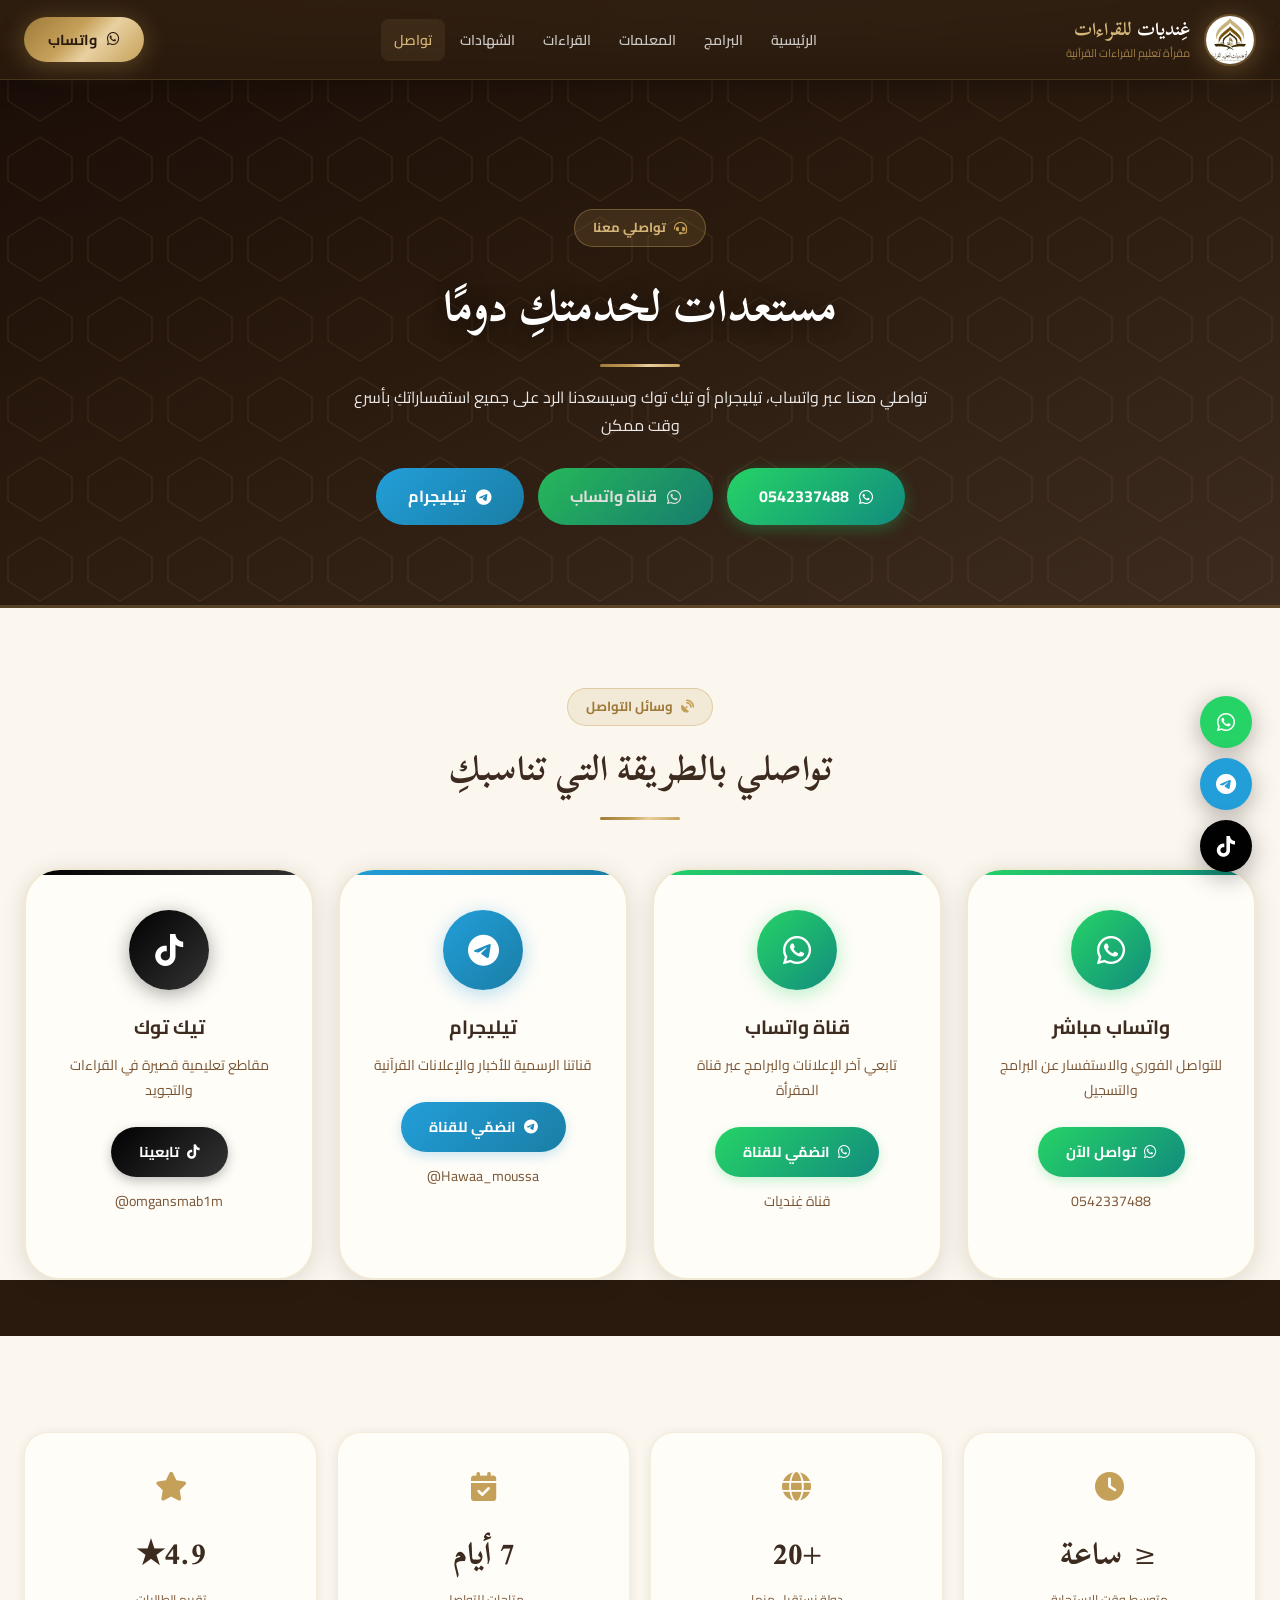
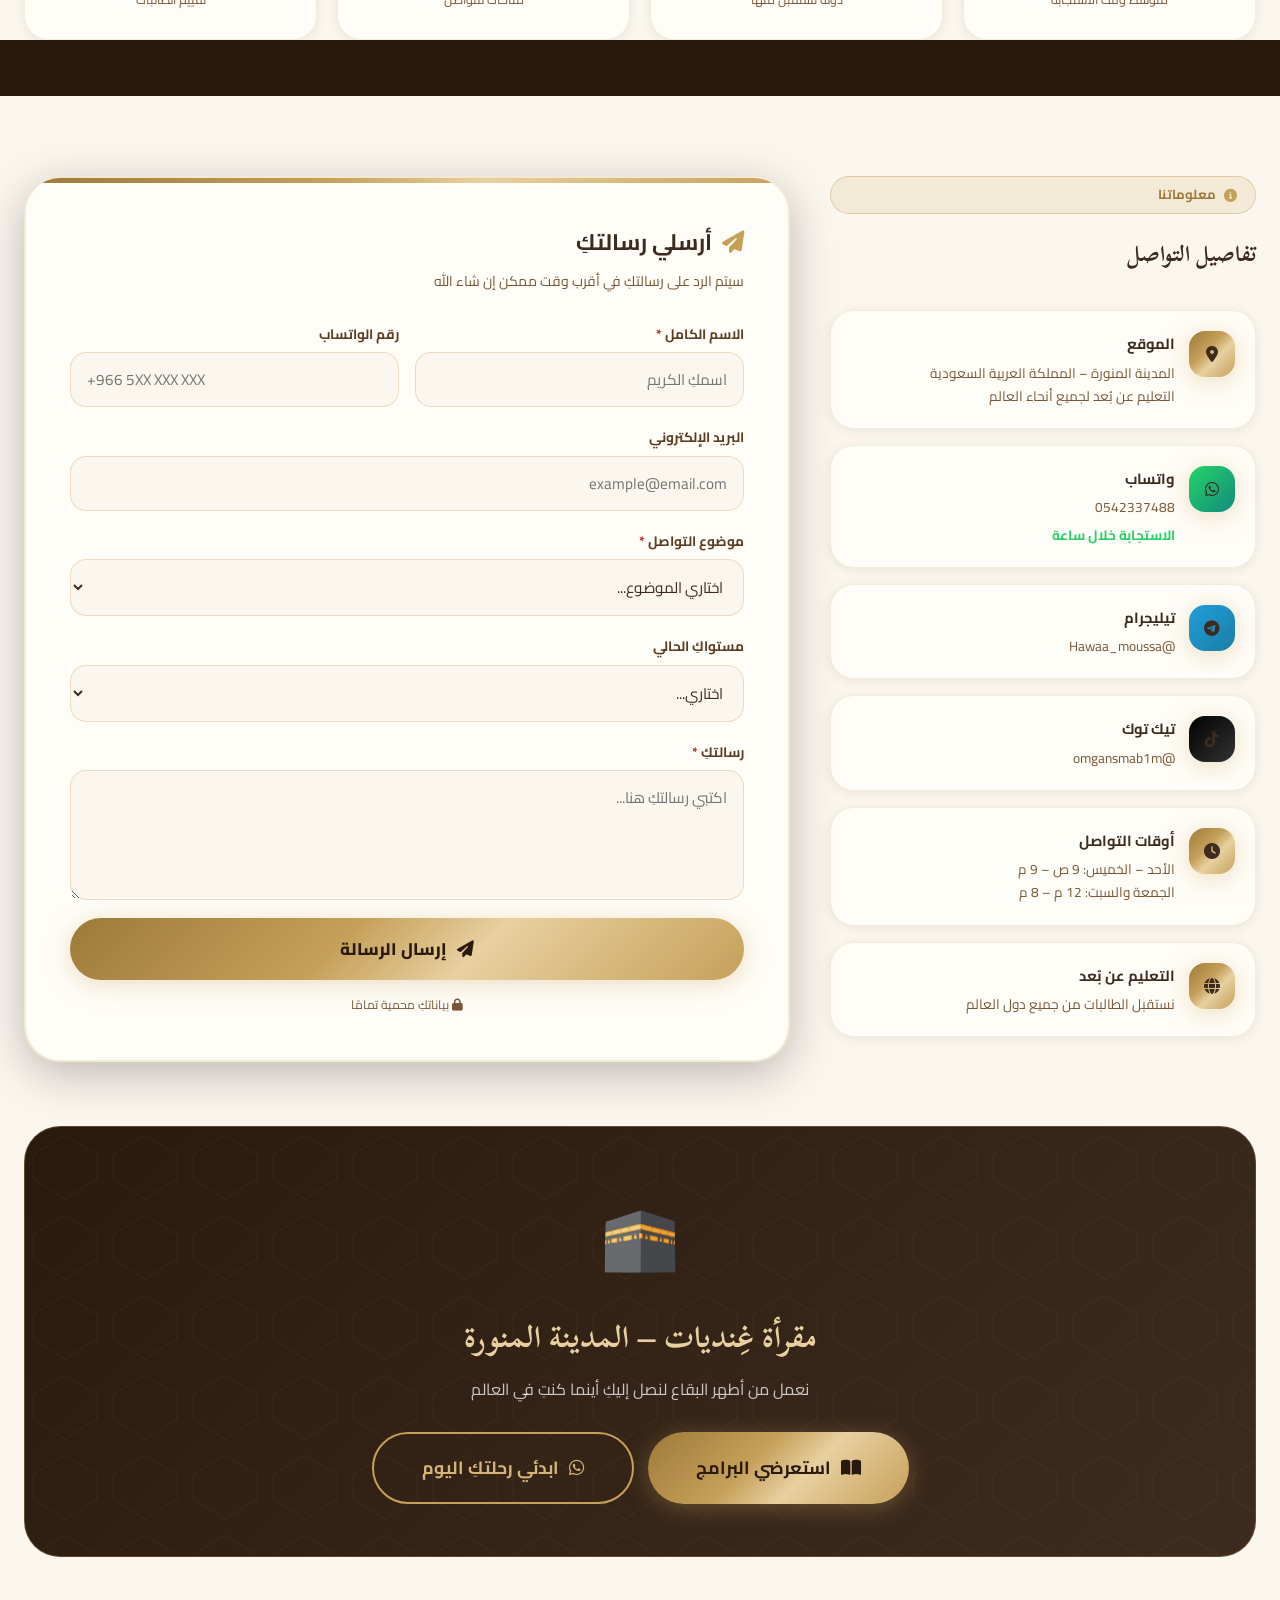
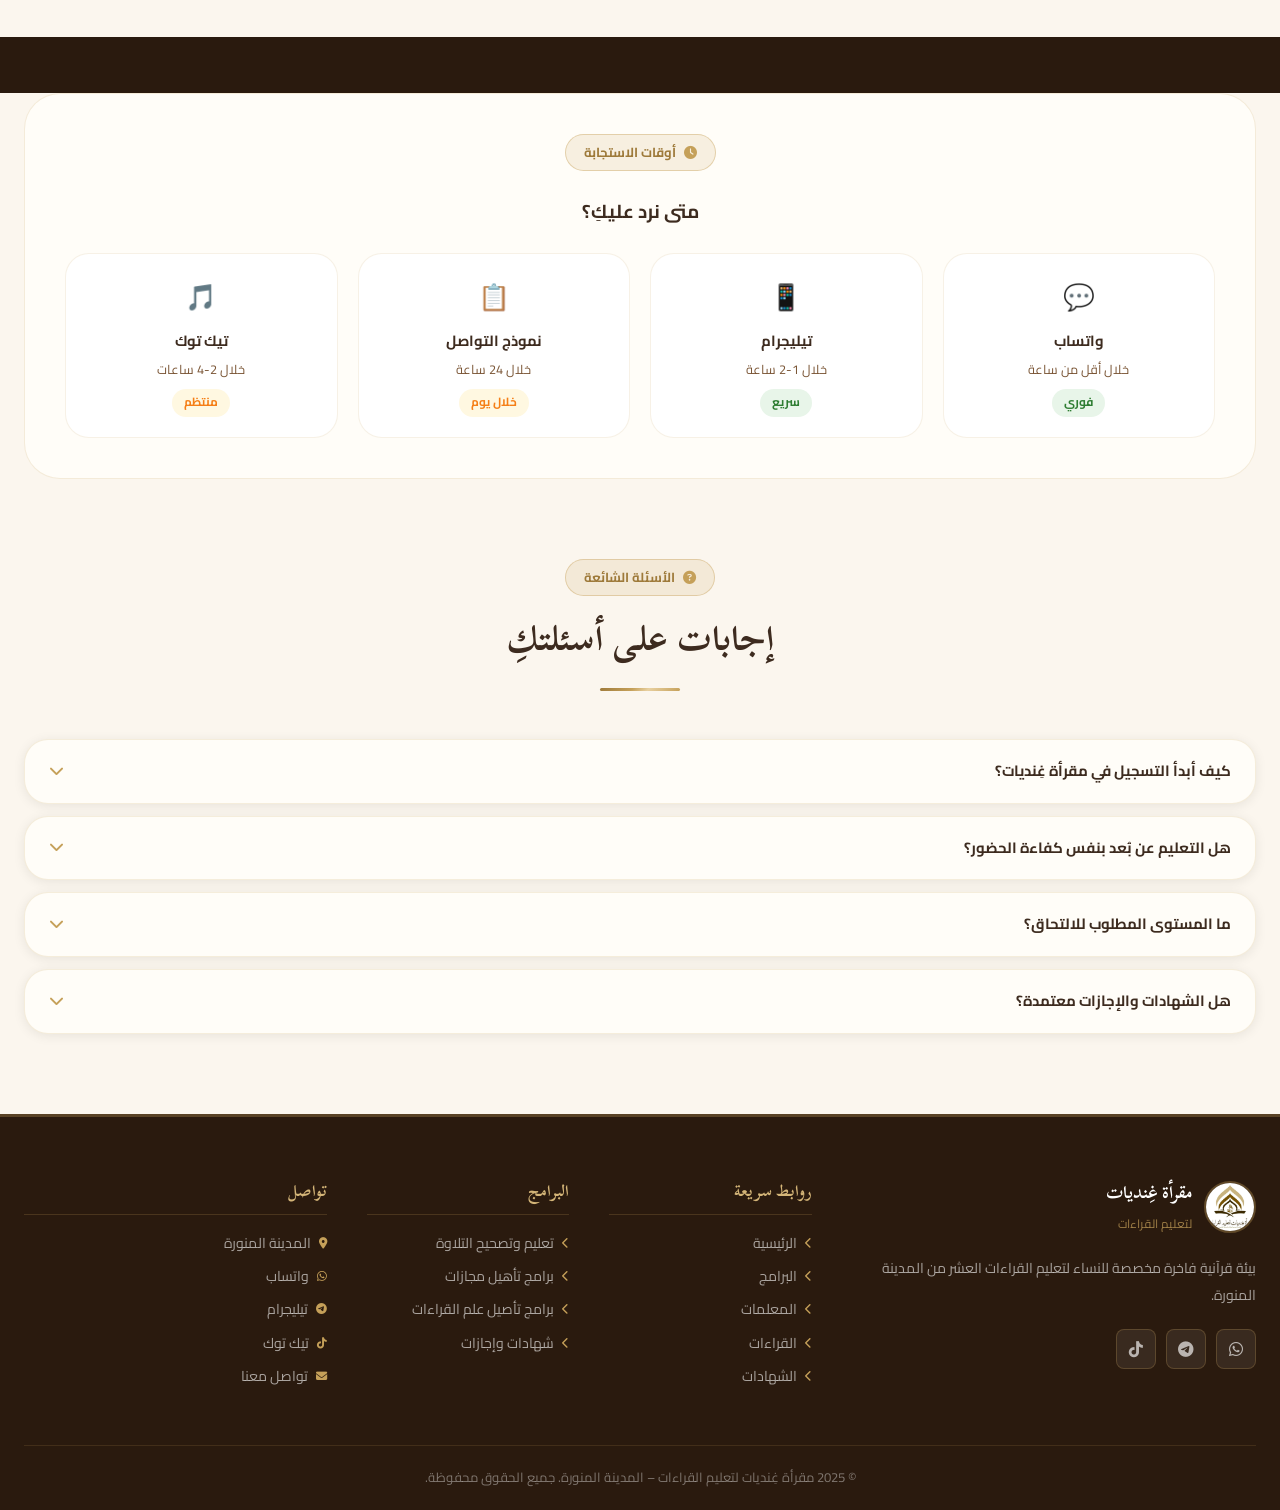
<file: contact.html>
<!DOCTYPE html>
<html lang="ar" dir="rtl">
<head>
<meta charset="UTF-8">
<meta name="viewport" content="width=device-width, initial-scale=1.0">
<meta name="description" content="تواصلي مع مقرأة غِنديات لتعليم القراءات العشر – المدينة المنورة | واتساب، تيليجرام، تيك توك، نموذج تواصل، أسئلة شائعة">
<meta name="keywords" content="تواصل مقرأة غنديات، واتساب القرآن، تعليم قرآن عن بعد">
<title>تواصلي معنا | مقرأة غِنديات</title>

<link href="https://fonts.googleapis.com/css2?family=Amiri:ital,wght@0,400;0,700;1,400&family=Cairo:wght@300;400;600;700;800&family=Scheherazade+New:wght@400;500;600;700&display=swap" rel="stylesheet">
<link rel="stylesheet" href="https://cdn.jsdelivr.net/npm/@fortawesome/fontawesome-free@6.5.0/css/all.min.css">

<style>
:root {
  --brown-deep:     #2A1A0E;
  --brown-dark:     #3D2B1F;
  --brown-medium:   #5C3D24;
  --brown-light:    #7A5535;
  --gold-primary:   #C5A059;
  --gold-light:     #D4B578;
  --gold-lighter:   #E8D0A0;
  --gold-shine:     #F0DFB0;
  --gold-dark:      #9E7A3A;
  --gold-gradient:  linear-gradient(135deg, #9E7A3A 0%, #C5A059 40%, #E8D0A0 60%, #C5A059 100%);
  --cream:          #FBF6EE;
  --cream-light:    #FFFDF8;
  --cream-dark:     #F5EDE0;
  --white:          #FFFFFF;
  --text-on-dark:   rgba(255,255,255,.92);
  --text-medium:    #5C3D24;
  --text-muted:     #7A5535;
  --shadow-gold:    0 4px 24px rgba(197,160,89,.35);
  --shadow-gold-lg: 0 8px 48px rgba(197,160,89,.45);
  --shadow-dark:    0 12px 48px rgba(0,0,0,.4);
  --shadow-md:      0 4px 24px rgba(0,0,0,.12);
  --shadow-lg:      0 12px 48px rgba(0,0,0,.25);
  --shadow-sm:      0 2px 12px rgba(0,0,0,.08);
  --radius-sm:  8px;
  --radius-md:  16px;
  --radius-lg:  24px;
  --radius-xl:  36px;
  --radius-full:9999px;
  --nav-h:      80px;
  --transition: all .3s cubic-bezier(.4,0,.2,1);
}

*, *::before, *::after { box-sizing: border-box; margin: 0; padding: 0; }
html { scroll-behavior: smooth; font-size: 16px; }
body {
  font-family: 'Cairo', 'Amiri', sans-serif;
  direction: rtl; text-align: right;
  background: var(--brown-deep);
  color: var(--text-on-dark);
  line-height: 1.8;
  overflow-x: hidden;
}
img { max-width: 100%; display: block; }
a { text-decoration: none; color: inherit; transition: var(--transition); }
ul, ol { list-style: none; }

::-webkit-scrollbar { width: 6px; }
::-webkit-scrollbar-track { background: var(--brown-deep); }
::-webkit-scrollbar-thumb { background: var(--gold-primary); border-radius: 3px; }

.container { max-width: 1300px; margin: 0 auto; padding: 0 24px; }

.btn {
  display: inline-flex; align-items: center; gap: 10px;
  padding: 14px 32px; border-radius: var(--radius-full);
  font-weight: 700; font-size: 1rem; font-family: 'Cairo', sans-serif;
  transition: var(--transition); cursor: pointer; border: none;
}
.btn-primary {
  background: var(--gold-gradient);
  color: var(--brown-deep);
  box-shadow: var(--shadow-gold);
}
.btn-primary:hover { transform: translateY(-3px); box-shadow: var(--shadow-gold-lg); }
.btn-secondary {
  background: transparent;
  color: var(--gold-light);
  border: 2px solid var(--gold-primary);
}
.btn-secondary:hover { background: rgba(197,160,89,.15); transform: translateY(-2px); }
.btn-dark {
  background: var(--brown-dark);
  color: var(--gold-light);
  border: 2px solid rgba(197,160,89,.3);
}
.btn-dark:hover { transform: translateY(-2px); border-color: var(--gold-primary); }
.btn-sm { padding: 10px 24px; font-size: .9rem; }
.btn-lg { padding: 18px 48px; font-size: 1.1rem; }

.gold-divider {
  width: 80px; height: 3px;
  background: var(--gold-gradient);
  border-radius: var(--radius-full);
  margin: 16px auto;
}

.hero-badge {
  display: inline-flex; align-items: center; gap: 8px;
  background: rgba(197,160,89,.15);
  border: 1px solid rgba(197,160,89,.4);
  color: var(--gold-light);
  padding: 6px 18px;
  border-radius: var(--radius-full);
  font-size: .82rem; font-weight: 700;
}
.hero-badge i { color: var(--gold-primary); }

.section-label {
  display: inline-flex; align-items: center; gap: 8px;
  background: rgba(197,160,89,.15);
  border: 1px solid rgba(197,160,89,.4);
  color: var(--gold-dark);
  padding: 6px 18px;
  border-radius: var(--radius-full);
  font-size: .82rem; font-weight: 700;
  margin-bottom: 12px;
}
.section-label i { color: var(--gold-primary); }

/* ═══ شريط الإعلانات ═══ */
.announcements-bar {
  background: var(--gold-gradient);
  padding: 12px 0; overflow: hidden;
}
.ticker {
  display: flex; gap: 60px;
  animation: tickerMove 30s linear infinite;
  white-space: nowrap; width: max-content;
}
.ticker-item {
  display: inline-flex; align-items: center; gap: 10px;
  font-size: .88rem; font-weight: 700; color: var(--brown-deep);
  flex-shrink: 0;
}
.ticker-item i { color: var(--brown-dark); }
@keyframes tickerMove { 0%{transform:translateX(0)} 100%{transform:translateX(-50%)} }

/* ═══ شريط التنقل ═══ */
.navbar {
  position: fixed; top: 0; right: 0; left: 0; z-index: 1000;
  height: var(--nav-h);
  background: rgba(42,26,14,.97);
  backdrop-filter: blur(20px);
  border-bottom: 1px solid rgba(197,160,89,.2);
  box-shadow: 0 4px 24px rgba(0,0,0,.3);
  transition: var(--transition);
}
.navbar.scrolled { background: rgba(42,26,14,1); border-bottom-color: rgba(197,160,89,.4); }
.nav-container {
  max-width: 1300px; margin: 0 auto; padding: 0 24px; height: 100%;
  display: flex; align-items: center; justify-content: space-between; gap: 20px;
}
.nav-logo { display: flex; align-items: center; gap: 14px; flex-shrink: 0; }
.nav-logo img {
  width: 52px; height: 52px; object-fit: contain;
  border-radius: var(--radius-full);
  border: 2px solid rgba(197,160,89,.4);
  box-shadow: var(--shadow-gold);
}
.nav-logo-text { line-height: 1.25; }
.nav-logo-text .brand { display: block; font-family: 'Scheherazade New', serif; font-size: 1.15rem; font-weight: 700; }
.brand-ghan { color: #FFFFFF; }
.brand-dyat { color: var(--gold-light); }
.nav-logo-text .brand-sub { font-size: .7rem; color: rgba(197,160,89,.75); }
.nav-links { display: flex; align-items: center; gap: 2px; }
.nav-links a {
  padding: 8px 13px; border-radius: var(--radius-sm);
  font-size: .88rem; font-weight: 600;
  color: rgba(255,255,255,.75);
  transition: var(--transition); white-space: nowrap;
}
.nav-links a:hover, .nav-links a.active { color: var(--gold-light); background: rgba(197,160,89,.1); }
.nav-cta { display: flex; align-items: center; gap: 10px; flex-shrink: 0; }
.nav-toggle {
  display: none; width: 40px; height: 40px;
  border-radius: var(--radius-sm); background: rgba(197,160,89,.1);
  align-items: center; justify-content: center; flex-direction: column; gap: 5px;
  border: 1px solid rgba(197,160,89,.3); cursor: pointer;
}
.nav-toggle span { display: block; width: 20px; height: 2px; background: var(--gold-light); border-radius: 2px; transition: var(--transition); }
.nav-toggle.open span:nth-child(1) { transform: translateY(7px) rotate(45deg); }
.nav-toggle.open span:nth-child(2) { opacity: 0; }
.nav-toggle.open span:nth-child(3) { transform: translateY(-7px) rotate(-45deg); }

/* ═══ هيرو ═══ */
.page-hero {
  background: linear-gradient(160deg, #1A0D08 0%, #2A1A0E 45%, #3D2B1F 100%);
  padding: calc(var(--nav-h) + 80px) 0 80px;
  text-align: center; position: relative; overflow: hidden;
  border-bottom: 3px solid rgba(197,160,89,.35);
}
.page-hero::before {
  content: '';
  position: absolute; inset: 0;
  background-image: url("data:image/svg+xml,%3Csvg xmlns='http://www.w3.org/2000/svg' width='80' height='80'%3E%3Cpath d='M40 8 L72 28 L72 52 L40 72 L8 52 L8 28Z' fill='none' stroke='rgba(197,160,89,0.14)' stroke-width='1'/%3E%3C/svg%3E");
}
.page-hero-content { position: relative; z-index: 2; }
.page-hero h1 {
  font-family: 'Scheherazade New', serif;
  font-size: clamp(1.8rem, 4vw, 2.8rem);
  color: #FFFFFF;
  text-shadow: 0 2px 20px rgba(0,0,0,.5);
}
.page-hero p {
  color: rgba(255,255,255,.9);
  max-width: 600px; margin: 16px auto 0;
  font-size: clamp(.85rem, 2vw, 1rem);
}

/* ═══ الأقسام ═══ */
.section { padding: 80px 0; }
.section-header { text-align: center; margin-bottom: 48px; }
.section-header h2 {
  font-family: 'Scheherazade New', serif;
  font-size: clamp(1.4rem, 3vw, 2.2rem);
  color: var(--brown-dark);
  margin-bottom: 8px;
}
.section-header p { color: var(--text-medium); font-size: clamp(.85rem, 2vw, 1rem); }

/* ═══ قنوات التواصل ═══ */
.contact-channels {
  display: grid;
  grid-template-columns: repeat(auto-fit, minmax(250px, 1fr));
  gap: 24px;
  margin-bottom: 56px;
}
.channel-card {
  background: var(--cream-light);
  border-radius: var(--radius-xl);
  padding: 40px 28px;
  text-align: center;
  border: 2px solid rgba(197,160,89,.22);
  box-shadow: var(--shadow-md);
  transition: var(--transition);
  position: relative; overflow: hidden;
}
.channel-card::before {
  content: '';
  position: absolute; top: 0; right: 0; left: 0;
  height: 5px;
  background: var(--card-accent, var(--gold-gradient));
}
.channel-card:hover {
  transform: translateY(-8px);
  box-shadow: var(--shadow-gold-lg);
  border-color: rgba(197,160,89,.6);
}
.channel-icon {
  width: 80px; height: 80px;
  border-radius: var(--radius-full);
  margin: 0 auto 20px;
  display: flex; align-items: center; justify-content: center;
  font-size: 2rem;
  transition: var(--transition);
}
.channel-card:hover .channel-icon { transform: scale(1.1); }
.channel-card h3 { font-size: 1.2rem; margin-bottom: 8px; color: var(--brown-dark); }
.channel-card p { font-size: .88rem; color: var(--text-muted); margin-bottom: 24px; line-height: 1.8; }
.channel-link {
  display: inline-flex; align-items: center; gap: 8px;
  padding: 12px 28px; border-radius: var(--radius-full);
  font-weight: 700; font-size: .9rem;
  transition: var(--transition); text-decoration: none;
}
.channel-link:hover { transform: translateY(-2px); }
.channel-num { margin-top: 12px; font-size: .8rem; color: var(--text-muted); direction: ltr; }

.ch-wa { --card-accent: linear-gradient(90deg,#25D366,#128C7E); }
.ch-wa .channel-icon { background: linear-gradient(135deg,#25D366,#128C7E); color:#fff; box-shadow:0 4px 20px rgba(37,211,102,.35); }
.ch-wa .channel-link { background: linear-gradient(135deg,#25D366,#128C7E); color:#fff; box-shadow:0 4px 12px rgba(37,211,102,.25); }

.ch-tg { --card-accent: linear-gradient(90deg,#229ED9,#1A7EA5); }
.ch-tg .channel-icon { background: linear-gradient(135deg,#229ED9,#1A7EA5); color:#fff; box-shadow:0 4px 20px rgba(34,158,217,.35); }
.ch-tg .channel-link { background: linear-gradient(135deg,#229ED9,#1A7EA5); color:#fff; box-shadow:0 4px 12px rgba(34,158,217,.25); }

.ch-tt { --card-accent: linear-gradient(90deg,#010101,#333); }
.ch-tt .channel-icon { background: linear-gradient(135deg,#010101,#333); color:#fff; box-shadow:0 4px 20px rgba(0,0,0,.35); }
.ch-tt .channel-link { background: linear-gradient(135deg,#010101,#333); color:#fff; box-shadow:0 4px 12px rgba(0,0,0,.25); }

/* ═══ تخطيط النموذج ═══ */
.contact-layout {
  display: grid;
  grid-template-columns: 1fr 1.8fr;
  gap: 40px;
  align-items: start;
}
.contact-info-col { display: flex; flex-direction: column; gap: 16px; }
.info-section-label { margin-bottom: 4px; }
.info-section-title {
  font-family: 'Scheherazade New', serif;
  font-size: 1.4rem; color: var(--brown-dark); margin-bottom: 20px;
}
.info-card {
  background: var(--cream-light);
  border-radius: var(--radius-lg);
  padding: 20px;
  border: 1.5px solid rgba(197,160,89,.18);
  box-shadow: var(--shadow-sm);
  display: flex; align-items: flex-start; gap: 14px;
  transition: var(--transition); text-decoration: none; color: inherit;
}
.info-card:hover {
  border-color: rgba(197,160,89,.5);
  box-shadow: var(--shadow-gold);
  transform: translateX(-6px);
}
.info-icon {
  width: 46px; height: 46px;
  border-radius: var(--radius-md);
  background: var(--gold-gradient);
  display: flex; align-items: center; justify-content: center;
  color: var(--brown-dark); font-size: 1rem; flex-shrink: 0;
  box-shadow: var(--shadow-gold);
}
.info-text h5 { font-size: .92rem; color: var(--brown-dark); margin-bottom: 4px; }
.info-text p, .info-text a { font-size: .85rem; color: var(--text-muted); line-height: 1.7; }

/* ═══ نموذج التواصل ═══ */
.contact-form-card {
  background: var(--cream-light);
  border-radius: var(--radius-xl);
  padding: 44px;
  box-shadow: var(--shadow-lg);
  border: 2px solid rgba(197,160,89,.22);
  position: relative; overflow: hidden;
}
.contact-form-card::before {
  content: '';
  position: absolute; top: 0; right: 0; left: 0;
  height: 5px; background: var(--gold-gradient);
}
.form-title { margin-bottom: 28px; }
.form-title h3 {
  font-size: 1.4rem; color: var(--brown-dark); margin-bottom: 6px;
  display: flex; align-items: center; gap: 10px;
}
.form-title h3 i { color: var(--gold-primary); }
.form-title p { font-size: .88rem; color: var(--text-muted); }

.form-row { display: grid; grid-template-columns: 1fr 1fr; gap: 16px; }
.form-group { display: flex; flex-direction: column; gap: 6px; margin-bottom: 18px; }
.form-group label { font-size: .85rem; font-weight: 700; color: var(--brown-medium); }
.form-group label .req { color: #C62828; }
.form-group input,
.form-group textarea,
.form-group select {
  width: 100%; padding: 12px 16px;
  border: 1.5px solid rgba(197,160,89,.3);
  border-radius: var(--radius-md);
  background: var(--cream);
  color: var(--brown-dark); font-size: .95rem;
  font-family: inherit; outline: none;
  transition: var(--transition);
}
.form-group input:focus,
.form-group textarea:focus,
.form-group select:focus {
  border-color: var(--gold-primary);
  box-shadow: 0 0 0 4px rgba(197,160,89,.18);
  background: var(--white);
}
.form-group textarea { resize: vertical; min-height: 130px; }

.submit-btn {
  width: 100%; padding: 15px;
  border-radius: var(--radius-full);
  background: var(--gold-gradient);
  color: var(--brown-deep);
  font-weight: 800; font-size: 1.05rem;
  font-family: inherit; border: none; cursor: pointer;
  transition: var(--transition);
  display: flex; align-items: center; justify-content: center; gap: 10px;
  box-shadow: var(--shadow-gold);
}
.submit-btn:hover { transform: translateY(-2px); box-shadow: var(--shadow-gold-lg); }
.submit-btn:disabled { opacity: .7; cursor: not-allowed; }

.form-error {
  padding: 12px 16px;
  background: #FDEDED; border-radius: var(--radius-md);
  color: #C62828; font-size: .88rem; margin-bottom: 16px;
  border: 1px solid #EF9A9A; display: none;
}
.form-privacy {
  text-align: center; font-size: .76rem; color: var(--text-muted); margin-top: 14px;
}

.success-state {
  text-align: center; padding: 52px 24px; display: none;
}
.success-icon {
  width: 84px; height: 84px; border-radius: 50%;
  background: linear-gradient(135deg, #E8F5E9, #C8E6C9);
  border: 3px solid #4CAF50;
  display: flex; align-items: center; justify-content: center;
  font-size: 2.2rem; color: #2E7D32;
  margin: 0 auto 20px;
}

/* ═══ بانر ═══ */
.location-banner {
  background: linear-gradient(135deg, #2A1A0E, #3D2B1F);
  border-radius: var(--radius-xl);
  padding: 52px 40px;
  text-align: center; margin-top: 64px;
  position: relative; overflow: hidden;
  border: 1.5px solid rgba(197,160,89,.3);
}
.location-banner::before {
  content: '';
  position: absolute; inset: 0; opacity: .07;
  background-image: url("data:image/svg+xml,%3Csvg xmlns='http://www.w3.org/2000/svg' width='80' height='80'%3E%3Cpath d='M40 8 L72 28 L72 52 L40 72 L8 52 L8 28Z' fill='none' stroke='%23C9A84C' stroke-width='1'/%3E%3C/svg%3E");
}
.location-banner-content { position: relative; z-index: 1; }
.kaaba-icon { font-size: 4rem; margin-bottom: 16px; display: block; }
.location-banner h3 {
  font-family: 'Scheherazade New', serif;
  color: var(--gold-lighter); font-size: clamp(1.4rem, 3vw, 1.9rem); margin-bottom: 10px;
}
.location-banner p { color: rgba(255,255,255,.75); max-width: 520px; margin: 0 auto 28px; }

/* ═══ إحصاءات ═══ */
.contact-stats {
  display: grid;
  grid-template-columns: repeat(4, 1fr);
  gap: 20px; margin: 56px 0;
}
.c-stat {
  background: var(--cream-light);
  border-radius: var(--radius-lg);
  padding: 28px 16px; text-align: center;
  border: 1.5px solid rgba(197,160,89,.18);
  box-shadow: var(--shadow-sm);
  transition: var(--transition);
}
.c-stat:hover { transform: translateY(-5px); box-shadow: var(--shadow-gold); }
.c-stat-icon { font-size: 1.8rem; color: var(--gold-primary); margin-bottom: 12px; }
.c-stat-num {
  font-family: 'Scheherazade New', serif;
  font-size: 2rem; font-weight: 700; color: var(--brown-dark); display: block;
}
.c-stat-label { font-size: .78rem; color: var(--text-muted); margin-top: 6px; }

/* ═══ أسئلة شائعة ═══ */
.faq-list { display: flex; flex-direction: column; gap: 12px; }
.faq-item {
  background: var(--cream-light);
  border-radius: var(--radius-lg);
  border: 1.5px solid rgba(197,160,89,.18);
  overflow: hidden; box-shadow: var(--shadow-sm);
}
.faq-item.open { border-color: rgba(197,160,89,.5); }
.faq-q {
  padding: 18px 24px;
  display: flex; align-items: center; justify-content: space-between;
  cursor: pointer; font-weight: 700; color: var(--brown-dark);
  font-size: .93rem; gap: 16px;
}
.faq-q:hover { background: rgba(197,160,89,.07); }
.faq-q .faq-icon { color: var(--gold-primary); transition: var(--transition); flex-shrink: 0; }
.faq-item.open .faq-q .faq-icon { transform: rotate(180deg); }
.faq-a {
  padding: 0 24px; max-height: 0; overflow: hidden;
  transition: max-height .35s ease, padding .2s ease;
  font-size: .9rem; color: var(--text-medium); line-height: 1.9;
  border-top: 0 solid rgba(197,160,89,.15);
}
.faq-item.open .faq-a { max-height: 300px; padding: 16px 24px 20px; border-top-width: 1px; }

/* ═══ مواعيد ═══ */
.response-times {
  background: var(--cream-light);
  border-radius: var(--radius-xl);
  padding: 40px;
  border: 1.5px solid rgba(197,160,89,.2);
  margin-top: 56px;
}
.response-grid {
  display: grid;
  grid-template-columns: repeat(auto-fit, minmax(180px, 1fr));
  gap: 20px; margin-top: 24px;
}
.resp-item {
  background: var(--white);
  border-radius: var(--radius-lg);
  padding: 20px 16px; text-align: center;
  border: 1px solid rgba(197,160,89,.15);
}
.resp-icon { font-size: 1.6rem; margin-bottom: 8px; }
.resp-channel { font-size: .92rem; font-weight: 700; color: var(--brown-dark); margin-bottom: 4px; }
.resp-time { font-size: .8rem; color: var(--text-muted); }
.resp-badge {
  display: inline-block; padding: 3px 12px; border-radius: var(--radius-full);
  font-size: .74rem; font-weight: 700; margin-top: 8px;
}
.resp-fast { background: #E8F5E9; color: #2E7D32; }
.resp-medium { background: #FFF8E1; color: #F57F17; }

/* ═══ فوتر ═══ */
.site-footer {
  background: var(--brown-deep);
  border-top: 3px solid rgba(197,160,89,.3);
  padding: 60px 0 0;
}
.footer-grid {
  display: grid;
  grid-template-columns: 2fr 1fr 1fr 1.5fr;
  gap: 40px; margin-bottom: 48px;
}
.footer-brand p { font-size: .88rem; color: rgba(255,255,255,.6); line-height: 1.9; margin-bottom: 20px; }
.footer-logo { display: flex; align-items: center; gap: 12px; margin-bottom: 18px; }
.footer-logo img {
  width: 52px; height: 52px; object-fit: contain;
  border-radius: var(--radius-full);
  border: 2px solid rgba(197,160,89,.35);
}
.footer-logo-text .name { display: block; font-family: 'Scheherazade New', serif; font-size: 1.1rem; font-weight: 700; color: #FFFFFF; }
.footer-logo-text .sub { font-size: .75rem; color: rgba(197,160,89,.75); }

.footer-col h5 {
  font-family: 'Scheherazade New', serif; font-size: 1rem; font-weight: 700;
  color: var(--gold-light); margin-bottom: 16px; padding-bottom: 8px;
  border-bottom: 1px solid rgba(197,160,89,.2);
}
.footer-col ul li { margin-bottom: 8px; }
.footer-col ul li a {
  font-size: .88rem; color: rgba(255,255,255,.6);
  display: flex; align-items: center; gap: 8px;
  transition: var(--transition);
}
.footer-col ul li a i { color: var(--gold-primary); font-size: .7rem; }
.footer-col ul li a:hover { color: var(--gold-light); padding-right: 4px; }

.footer-social { display: flex; gap: 10px; margin-top: 16px; }
.social-btn {
  width: 40px; height: 40px; border-radius: var(--radius-sm);
  background: rgba(255,255,255,.07); border: 1px solid rgba(197,160,89,.25);
  display: flex; align-items: center; justify-content: center;
  color: rgba(255,255,255,.65); font-size: 1rem; transition: var(--transition);
}
.social-btn:hover { background: var(--gold-gradient); color: var(--brown-deep); transform: translateY(-3px); }
.social-wa:hover { background: #25D366 !important; }
.social-tg:hover { background: #229ED9 !important; }
.social-tt:hover { background: #010101 !important; }

.footer-bottom {
  border-top: 1px solid rgba(197,160,89,.15); padding: 20px 0;
  text-align: center;
}
.footer-bottom p { font-size: .82rem; color: rgba(255,255,255,.4); }

/* ═══ أزرار عائمة ═══ */
.floating-contact {
  position: fixed; bottom: 28px; right: 28px; z-index: 500;
  display: flex; flex-direction: column; gap: 10px;
}
.float-btn {
  width: 52px; height: 52px; border-radius: var(--radius-full);
  display: flex; align-items: center; justify-content: center;
  font-size: 1.3rem; box-shadow: 0 6px 24px rgba(0,0,0,.3);
  transition: var(--transition);
}
.float-btn:hover { transform: scale(1.12) translateY(-3px); }
.float-wa { background: #25D366; color: #fff; }
.float-tg { background: #229ED9; color: #fff; }
.float-tt { background: #010101; color: #fff; }

/* ═══ تجاوب ═══ */
@media (max-width: 992px) {
  .contact-layout { grid-template-columns: 1fr; }
  .contact-stats { grid-template-columns: repeat(2, 1fr); }
  .footer-grid { grid-template-columns: 1fr 1fr; }
}
@media (max-width: 768px) {
  :root { --nav-h: 68px; }
  .nav-links { display: none; flex-direction: column; position: absolute; top: var(--nav-h); right: 0; left: 0; background: rgba(42,26,14,.99); padding: 16px; gap: 4px; border-bottom: 1px solid rgba(197,160,89,.2); box-shadow: 0 8px 24px rgba(0,0,0,.4); }
  .nav-links.open { display: flex; }
  .nav-toggle { display: flex; }
  .form-row { grid-template-columns: 1fr; }
  .contact-form-card { padding: 28px 20px; }
  .location-banner { padding: 36px 20px; }
  .contact-stats { grid-template-columns: repeat(2, 1fr); gap: 12px; }
  .response-times { padding: 28px 20px; }
  .footer-grid { grid-template-columns: 1fr; }
}
@media (max-width: 480px) {
  .contact-stats { grid-template-columns: 1fr 1fr; }
  .btn-lg { padding: 14px 28px; font-size: .95rem; }
  .floating-contact { bottom: 16px; right: 16px; }
  .float-btn { width: 44px; height: 44px; font-size: 1.1rem; }
}
</style>
</head>
<body>

<!-- ✦ شريط الإعلانات ✦ -->
<div class="announcements-bar">
  <div class="ticker">
    <span class="ticker-item"><i class="fas fa-phone-alt"></i> يسعدنا استقبال استفساراتكِ عبر واتساب أو تيليجرام</span>
    <span class="ticker-item"><i class="fas fa-mosque"></i> مقرأة غِنديات – المدينة المنورة</span>
    <span class="ticker-item"><i class="fas fa-clock"></i> أوقات التواصل: الأحد–الخميس 9 ص – 9 م</span>
    <span class="ticker-item"><i class="fas fa-phone-alt"></i> يسعدنا استقبال استفساراتكِ عبر واتساب أو تيليجرام</span>
    <span class="ticker-item"><i class="fas fa-mosque"></i> مقرأة غِنديات – المدينة المنورة</span>
    <span class="ticker-item"><i class="fas fa-clock"></i> أوقات التواصل: الأحد–الخميس 9 ص – 9 م</span>
  </div>
</div>

<!-- ✦ شريط التنقل ✦ -->
<nav class="navbar" id="mainNav">
  <div class="nav-container">
    <a href="index.html" class="nav-logo">
      <img src="images/logo.png" alt="غِنديات" onerror="this.style.display='none'">
      <div class="nav-logo-text">
        <span class="brand"><span class="brand-ghan">غِنديات</span><span class="brand-dyat"> للقراءات</span></span>
        <span class="brand-sub">مقرأة تعليم القراءات القرآنية</span>
      </div>
    </a>
    <ul class="nav-links" id="navLinks">
      <li><a href="index.html">الرئيسية</a></li>
      <li><a href="programs.html">البرامج</a></li>
      <li><a href="sheikhs.html">المعلمات</a></li>
      <li><a href="recitations.html">القراءات</a></li>
      <li><a href="certificates.html">الشهادات</a></li>
      <li><a href="contact.html" class="active">تواصل</a></li>
    </ul>
    <div class="nav-cta">
      <a href="https://wa.me/966542337488" target="_blank" class="btn btn-primary btn-sm">
        <i class="fab fa-whatsapp"></i> واتساب
      </a>
      <button class="nav-toggle" id="navToggle" aria-label="القائمة"><span></span><span></span><span></span></button>
    </div>
  </div>
</nav>

<!-- ✦ هيرو ✦ -->
<header class="page-hero">
  <div class="container page-hero-content">
    <div class="hero-badge" style="justify-content:center;margin:0 auto 20px;width:fit-content">
      <i class="fas fa-headset"></i> تواصلي معنا
    </div>
    <h1>مستعدات لخدمتكِ دومًا</h1>
    <div class="gold-divider"></div>
    <p>تواصلي معنا عبر واتساب، تيليجرام أو تيك توك وسيسعدنا الرد على جميع استفساراتكِ بأسرع وقت ممكن</p>
    <div style="margin-top:28px;display:flex;gap:14px;justify-content:center;flex-wrap:wrap">
      <a href="https://wa.me/966542337488" target="_blank" class="btn" style="background:linear-gradient(135deg,#25D366,#128C7E);color:#fff;box-shadow:0 4px 16px rgba(37,211,102,.3)">
        <i class="fab fa-whatsapp"></i> 0542337488
      </a>
      <a href="https://whatsapp.com/channel/0029VaEqDf259PwQIXBaNB3G" target="_blank" class="btn" style="background:linear-gradient(135deg,#25D366,#128C7E);color:#fff;opacity:.85">
        <i class="fab fa-whatsapp"></i> قناة واتساب
      </a>
      <a href="https://t.me/Hawaa_moussa" target="_blank" class="btn" style="background:linear-gradient(135deg,#229ED9,#1A7EA5);color:#fff">
        <i class="fab fa-telegram-plane"></i> تيليجرام
      </a>
    </div>
  </div>
</header>

<!-- ✦ قنوات التواصل ✦ -->
<section class="section" style="background:var(--cream);padding-bottom:0">
  <div class="container">
    <div class="section-header">
      <div class="section-label"><i class="fas fa-satellite-dish"></i> وسائل التواصل</div>
      <h2>تواصلي بالطريقة التي تناسبكِ</h2>
      <div class="gold-divider"></div>
    </div>

    <div class="contact-channels">
      <!-- واتساب مباشر -->
      <div class="channel-card ch-wa">
        <div class="channel-icon"><i class="fab fa-whatsapp"></i></div>
        <h3>واتساب مباشر</h3>
        <p>للتواصل الفوري والاستفسار عن البرامج والتسجيل</p>
        <a href="https://wa.me/966542337488" target="_blank" class="channel-link">
          <i class="fab fa-whatsapp"></i> تواصل الآن
        </a>
        <p class="channel-num">0542337488</p>
      </div>

      <!-- قناة واتساب -->
      <div class="channel-card ch-wa">
        <div class="channel-icon"><i class="fab fa-whatsapp"></i></div>
        <h3>قناة واتساب</h3>
        <p>تابعي آخر الإعلانات والبرامج عبر قناة المقرأة</p>
        <a href="https://whatsapp.com/channel/0029VaEqDf259PwQIXBaNB3G" target="_blank" class="channel-link">
          <i class="fab fa-whatsapp"></i> انضمّي للقناة
        </a>
        <p class="channel-num">قناة غِنديات</p>
      </div>

      <!-- تيليجرام -->
      <div class="channel-card ch-tg">
        <div class="channel-icon"><i class="fab fa-telegram"></i></div>
        <h3>تيليجرام</h3>
        <p>قناتنا الرسمية للأخبار والإعلانات القرآنية</p>
        <a href="https://t.me/Hawaa_moussa" target="_blank" class="channel-link">
          <i class="fab fa-telegram"></i> انضمّي للقناة
        </a>
        <p class="channel-num">@Hawaa_moussa</p>
      </div>

      <!-- تيك توك -->
      <div class="channel-card ch-tt">
        <div class="channel-icon"><i class="fab fa-tiktok"></i></div>
        <h3>تيك توك</h3>
        <p>مقاطع تعليمية قصيرة في القراءات والتجويد</p>
        <a href="https://www.tiktok.com/@omgansmab1m" target="_blank" class="channel-link">
          <i class="fab fa-tiktok"></i> تابعينا
        </a>
        <p class="channel-num">@omgansmab1m</p>
      </div>
    </div>
  </div>
</section>

<!-- ✦ إحصاءات ✦ -->
<section class="section" style="background:var(--cream);padding-top:40px;padding-bottom:0">
  <div class="container">
    <div class="contact-stats">
      <div class="c-stat">
        <div class="c-stat-icon"><i class="fas fa-clock"></i></div>
        <span class="c-stat-num">≤ ساعة</span>
        <div class="c-stat-label">متوسط وقت الاستجابة</div>
      </div>
      <div class="c-stat">
        <div class="c-stat-icon"><i class="fas fa-globe"></i></div>
        <span class="c-stat-num">+20</span>
        <div class="c-stat-label">دولة نستقبل منها</div>
      </div>
      <div class="c-stat">
        <div class="c-stat-icon"><i class="fas fa-calendar-check"></i></div>
        <span class="c-stat-num">7 أيام</span>
        <div class="c-stat-label">متاحات للتواصل</div>
      </div>
      <div class="c-stat">
        <div class="c-stat-icon"><i class="fas fa-star"></i></div>
        <span class="c-stat-num">4.9★</span>
        <div class="c-stat-label">تقييم الطالبات</div>
      </div>
    </div>
  </div>
</section>

<!-- ✦ نموذج التواصل ✦ -->
<section class="section" id="contact-form" style="background:var(--cream)">
  <div class="container">
    <div class="contact-layout">
      <div class="contact-info-col">
        <div class="section-label info-section-label"><i class="fas fa-info-circle"></i> معلوماتنا</div>
        <h3 class="info-section-title">تفاصيل التواصل</h3>

        <div class="info-card">
          <div class="info-icon"><i class="fas fa-map-marker-alt"></i></div>
          <div class="info-text">
            <h5>الموقع</h5>
            <p>المدينة المنورة – المملكة العربية السعودية<br>التعليم عن بُعد لجميع أنحاء العالم</p>
          </div>
        </div>

        <a href="https://wa.me/966542337488" target="_blank" class="info-card">
          <div class="info-icon" style="background:linear-gradient(135deg,#25D366,#128C7E)"><i class="fab fa-whatsapp"></i></div>
          <div class="info-text">
            <h5>واتساب</h5>
            <p>0542337488</p>
            <p style="margin-top:4px;color:#25D366;font-weight:700">الاستجابة خلال ساعة</p>
          </div>
        </a>

        <a href="https://t.me/Hawaa_moussa" target="_blank" class="info-card">
          <div class="info-icon" style="background:linear-gradient(135deg,#229ED9,#1A7EA5)"><i class="fab fa-telegram"></i></div>
          <div class="info-text">
            <h5>تيليجرام</h5>
            <p>@Hawaa_moussa</p>
          </div>
        </a>

        <a href="https://www.tiktok.com/@omgansmab1m" target="_blank" class="info-card">
          <div class="info-icon" style="background:linear-gradient(135deg,#010101,#333)"><i class="fab fa-tiktok"></i></div>
          <div class="info-text">
            <h5>تيك توك</h5>
            <p>@omgansmab1m</p>
          </div>
        </a>

        <div class="info-card">
          <div class="info-icon"><i class="fas fa-clock"></i></div>
          <div class="info-text">
            <h5>أوقات التواصل</h5>
            <p>الأحد – الخميس: 9 ص – 9 م<br>الجمعة والسبت: 12 م – 8 م</p>
          </div>
        </div>

        <div class="info-card">
          <div class="info-icon"><i class="fas fa-globe"></i></div>
          <div class="info-text">
            <h5>التعليم عن بُعد</h5>
            <p>نستقبل الطالبات من جميع دول العالم</p>
          </div>
        </div>
      </div>

      <div class="contact-form-card">
        <div id="formContent">
          <div class="form-title">
            <h3><i class="fas fa-paper-plane"></i> أرسلي رسالتكِ</h3>
            <p>سيتم الرد على رسالتكِ في أقرب وقت ممكن إن شاء الله</p>
          </div>

          <form id="contactForm" onsubmit="handleContactSubmit(event)" novalidate>
            <div class="form-row">
              <div class="form-group">
                <label>الاسم الكامل <span class="req">*</span></label>
                <input type="text" name="name" placeholder="اسمكِ الكريم" required>
              </div>
              <div class="form-group">
                <label>رقم الواتساب</label>
                <input type="tel" name="phone" placeholder="+966 5XX XXX XXX">
              </div>
            </div>

            <div class="form-group">
              <label>البريد الإلكتروني</label>
              <input type="email" name="email" placeholder="example@email.com">
            </div>

            <div class="form-group">
              <label>موضوع التواصل <span class="req">*</span></label>
              <select name="subject" required>
                <option value="" disabled selected>اختاري الموضوع...</option>
                <option value="استفسار عن البرامج">الاستفسار عن البرامج</option>
                <option value="التسجيل في برنامج">التسجيل في برنامج</option>
                <option value="طلب إجازة">طلب إجازة أو شهادة</option>
                <option value="استفسار عن الرسوم">الاستفسار عن الرسوم</option>
                <option value="جدول المواعيد">استفسار عن جدول المواعيد</option>
                <option value="مشكلة تقنية">مشكلة تقنية</option>
                <option value="اقتراح">اقتراح أو ملاحظة</option>
                <option value="أخرى">أخرى</option>
              </select>
            </div>

            <div class="form-group">
              <label>مستواكِ الحالي</label>
              <select name="level">
                <option value="" disabled selected>اختاري...</option>
                <option value="مبتدئة">مبتدئة</option>
                <option value="متوسط">متوسط</option>
                <option value="متقدمة">متقدمة</option>
                <option value="حافظة">حافظة للقرآن</option>
                <option value="دراسة القراءات">دراسة القراءات العشر</option>
              </select>
            </div>

            <div class="form-group">
              <label>رسالتكِ <span class="req">*</span></label>
              <textarea name="message" placeholder="اكتبي رسالتكِ هنا..." required></textarea>
            </div>

            <div class="form-error" id="formError"></div>

            <button type="submit" class="submit-btn" id="submitBtn">
              <i class="fas fa-paper-plane"></i> إرسال الرسالة
            </button>

            <p class="form-privacy">
              <i class="fas fa-lock"></i> بياناتكِ محمية تمامًا
            </p>
          </form>
        </div>

        <div class="success-state" id="successState">
          <div class="success-icon"><i class="fas fa-check"></i></div>
          <h3 style="color:var(--brown-dark);margin-bottom:10px">تم إرسال رسالتكِ بنجاح! 🎉</h3>
          <p style="color:var(--text-muted);margin-bottom:28px">
            شكرًا لتواصلكِ مع مقرأة غِنديات.<br>
            سيتم الرد عليكِ بإذن الله في أقرب وقت ممكن.
          </p>
          <a href="index.html" class="btn btn-primary">
            <i class="fas fa-home"></i> العودة للرئيسية
          </a>
        </div>
      </div>
    </div>

    <!-- بانر -->
    <div class="location-banner">
      <div class="location-banner-content">
        <span class="kaaba-icon">🕋</span>
        <h3>مقرأة غِنديات – المدينة المنورة</h3>
        <p>نعمل من أطهر البقاع لنصل إليكِ أينما كنتِ في العالم</p>
        <div style="display:flex;gap:14px;justify-content:center;flex-wrap:wrap">
          <a href="programs.html" class="btn btn-primary btn-lg">
            <i class="fas fa-book-open"></i> استعرضي البرامج
          </a>
          <a href="https://wa.me/966542337488" target="_blank" class="btn btn-secondary btn-lg">
            <i class="fab fa-whatsapp"></i> ابدئي رحلتكِ اليوم
          </a>
        </div>
      </div>
    </div>
  </div>
</section>

<!-- ✦ مواعيد ✦ -->
<section class="section" style="background:var(--cream);padding-top:0">
  <div class="container">
    <div class="response-times">
      <div class="section-header" style="margin-bottom:0">
        <div class="section-label"><i class="fas fa-clock"></i> أوقات الاستجابة</div>
        <h3 style="margin-top:12px;color:var(--brown-dark)">متى نرد عليكِ؟</h3>
      </div>
      <div class="response-grid">
        <div class="resp-item">
          <div class="resp-icon">💬</div>
          <div class="resp-channel">واتساب</div>
          <div class="resp-time">خلال أقل من ساعة</div>
          <span class="resp-badge resp-fast">فوري</span>
        </div>
        <div class="resp-item">
          <div class="resp-icon">📱</div>
          <div class="resp-channel">تيليجرام</div>
          <div class="resp-time">خلال 1-2 ساعة</div>
          <span class="resp-badge resp-fast">سريع</span>
        </div>
        <div class="resp-item">
          <div class="resp-icon">📋</div>
          <div class="resp-channel">نموذج التواصل</div>
          <div class="resp-time">خلال 24 ساعة</div>
          <span class="resp-badge resp-medium">خلال يوم</span>
        </div>
        <div class="resp-item">
          <div class="resp-icon">🎵</div>
          <div class="resp-channel">تيك توك</div>
          <div class="resp-time">خلال 2-4 ساعات</div>
          <span class="resp-badge resp-medium">منتظم</span>
        </div>
      </div>
    </div>
  </div>
</section>

<!-- ✦ الأسئلة الشائعة ✦ -->
<section class="section" style="background:var(--cream);padding-top:0">
  <div class="container">
    <div class="section-header">
      <div class="section-label"><i class="fas fa-question-circle"></i> الأسئلة الشائعة</div>
      <h2>إجابات على أسئلتكِ</h2>
      <div class="gold-divider"></div>
    </div>

    <div class="faq-list">
      <div class="faq-item">
        <div class="faq-q" onclick="toggleFaq(this)" role="button" aria-expanded="false">
          <span>كيف أبدأ التسجيل في مقرأة غِنديات؟</span>
          <i class="fas fa-chevron-down faq-icon"></i>
        </div>
        <div class="faq-a">
          تواصلي معنا عبر واتساب أو نموذج التواصل، وسنجري معكِ مقابلة قصيرة لتقييم مستواكِ وتحديد البرنامج المناسب.
        </div>
      </div>
      <div class="faq-item">
        <div class="faq-q" onclick="toggleFaq(this)" role="button" aria-expanded="false">
          <span>هل التعليم عن بُعد بنفس كفاءة الحضور؟</span>
          <i class="fas fa-chevron-down faq-icon"></i>
        </div>
        <div class="faq-a">
          نعم، التعليم عن بُعد تفاعلي بالكامل عبر جلسات مباشرة مع المعلمة، وكثير من طالباتنا حصلن على إجازاتهن بهذا النظام.
        </div>
      </div>
      <div class="faq-item">
        <div class="faq-q" onclick="toggleFaq(this)" role="button" aria-expanded="false">
          <span>ما المستوى المطلوب للالتحاق؟</span>
          <i class="fas fa-chevron-down faq-icon"></i>
        </div>
        <div class="faq-a">
          لدينا برامج تناسب جميع المستويات من المبتدئة إلى المتقدمة.
        </div>
      </div>
      <div class="faq-item">
        <div class="faq-q" onclick="toggleFaq(this)" role="button" aria-expanded="false">
          <span>هل الشهادات والإجازات معتمدة؟</span>
          <i class="fas fa-chevron-down faq-icon"></i>
        </div>
        <div class="faq-a">
          نعم، إجازاتنا بأسانيد متصلة إلى النبي ﷺ، وشهاداتنا رسمية موقّعة ومختومة.
        </div>
      </div>
    </div>
  </div>
</section>

<!-- ✦ الفوتر ✦ -->
<footer class="site-footer">
  <div class="container">
    <div class="footer-grid">
      <div class="footer-brand">
        <div class="footer-logo">
          <img src="images/logo.png" alt="غِنديات" onerror="this.style.display='none'">
          <div class="footer-logo-text">
            <span class="name">مقرأة غِنديات</span>
            <span class="sub">لتعليم القراءات</span>
          </div>
        </div>
        <p>بيئة قرآنية فاخرة مخصصة للنساء لتعليم القراءات العشر من المدينة المنورة.</p>
        <div class="footer-social">
          <a href="https://wa.me/966542337488" target="_blank" class="social-btn social-wa" aria-label="واتساب"><i class="fab fa-whatsapp"></i></a>
          <a href="https://t.me/Hawaa_moussa" target="_blank" class="social-btn social-tg" aria-label="تيليجرام"><i class="fab fa-telegram"></i></a>
          <a href="#" target="_blank" class="social-btn social-tt" aria-label="تيك توك"><i class="fab fa-tiktok"></i></a>
        </div>
      </div>
      <div class="footer-col">
        <h5>روابط سريعة</h5>
        <ul>
          <li><a href="index.html"><i class="fas fa-chevron-left"></i> الرئيسية</a></li>
          <li><a href="programs.html"><i class="fas fa-chevron-left"></i> البرامج</a></li>
          <li><a href="sheikhs.html"><i class="fas fa-chevron-left"></i> المعلمات</a></li>
          <li><a href="recitations.html"><i class="fas fa-chevron-left"></i> القراءات</a></li>
          <li><a href="certificates.html"><i class="fas fa-chevron-left"></i> الشهادات</a></li>
        </ul>
      </div>
      <div class="footer-col">
        <h5>البرامج</h5>
        <ul>
          <li><a href="programs.html"><i class="fas fa-chevron-left"></i> تعليم وتصحيح التلاوة</a></li>
          <li><a href="programs.html"><i class="fas fa-chevron-left"></i> برامج تأهيل مجازات</a></li>
          <li><a href="programs.html"><i class="fas fa-chevron-left"></i> برامج تأصيل علم القراءات</a></li>
          <li><a href="programs.html"><i class="fas fa-chevron-left"></i> شهادات وإجازات</a></li>
        </ul>
      </div>
      <div class="footer-col">
        <h5>تواصل</h5>
        <ul>
          <li><a href="#"><i class="fas fa-map-marker-alt"></i> المدينة المنورة</a></li>
          <li><a href="https://wa.me/966542337488"><i class="fab fa-whatsapp"></i> واتساب</a></li>
          <li><a href="https://t.me/Hawaa_moussa"><i class="fab fa-telegram"></i> تيليجرام</a></li>
          <li><a href="#"><i class="fab fa-tiktok"></i> تيك توك</a></li>
          <li><a href="contact.html"><i class="fas fa-envelope"></i> تواصل معنا</a></li>
        </ul>
      </div>
    </div>
    <div class="footer-bottom">
      <p>© 2025 مقرأة غِنديات لتعليم القراءات – المدينة المنورة. جميع الحقوق محفوظة.</p>
    </div>
  </div>
</footer>

<!-- ✦ أزرار عائمة ✦ -->
<div class="floating-contact">
  <a href="https://wa.me/966542337488" target="_blank" class="float-btn float-wa" title="واتساب"><i class="fab fa-whatsapp"></i></a>
  <a href="https://t.me/Hawaa_moussa" target="_blank" class="float-btn float-tg" title="تيليجرام"><i class="fab fa-telegram-plane"></i></a>
  <a href="https://www.tiktok.com/@omgansmab1m" target="_blank" class="float-btn float-tt" title="تيك توك"><i class="fab fa-tiktok"></i></a>
</div>

<script>
const nav = document.getElementById('mainNav');
const toggle = document.getElementById('navToggle');
const navLinks = document.getElementById('navLinks');

window.addEventListener('scroll', () => {
  nav.classList.toggle('scrolled', window.scrollY > 60);
});
toggle?.addEventListener('click', () => {
  toggle.classList.toggle('open');
  navLinks.classList.toggle('open');
});
document.querySelectorAll('#navLinks a').forEach(a => {
  a.addEventListener('click', () => {
    toggle.classList.remove('open');
    navLinks.classList.remove('open');
  });
});

async function handleContactSubmit(e) {
  e.preventDefault();
  const form   = e.target;
  const btn    = document.getElementById('submitBtn');
  const errEl  = document.getElementById('formError');
  const data   = Object.fromEntries(new FormData(form));

  errEl.style.display = 'none';

  if (!data.name?.trim())    return showFormError('يرجى إدخال الاسم الكامل');
  if (!data.subject?.trim()) return showFormError('يرجى اختيار موضوع التواصل');
  if (!data.message?.trim()) return showFormError('يرجى كتابة رسالتكِ الكريمة');

  btn.disabled = true;
  btn.innerHTML = '<i class="fas fa-spinner fa-spin"></i> جاري الإرسال...';

  try {
    const res = await fetch('tables/contact_messages', {
      method: 'POST',
      headers: { 'Content-Type': 'application/json' },
      body: JSON.stringify({
        name:    data.name.trim(),
        phone:   data.phone || '',
        email:   data.email || '',
        subject: data.subject,
        level:   data.level || '',
        message: data.message.trim(),
        date:    new Date().toISOString(),
        status:  'new'
      })
    });

    if (!res.ok) throw new Error('Server error');

    document.getElementById('formContent').style.display = 'none';
    document.getElementById('successState').style.display = 'block';

  } catch (err) {
    showFormError('حدث خطأ أثناء الإرسال. يرجى التواصل مباشرة عبر واتساب.');
    btn.disabled = false;
    btn.innerHTML = '<i class="fas fa-paper-plane"></i> إرسال الرسالة';
  }
}

function showFormError(msg) {
  const el = document.getElementById('formError');
  el.textContent = '⚠️ ' + msg;
  el.style.display = 'block';
  el.scrollIntoView({ behavior: 'smooth', block: 'center' });
}

function toggleFaq(btn) {
  const item = btn.closest('.faq-item');
  const isOpen = item.classList.contains('open');
  document.querySelectorAll('.faq-item.open').forEach(f => {
    f.classList.remove('open');
    f.querySelector('.faq-q').setAttribute('aria-expanded', 'false');
  });
  if (!isOpen) {
    item.classList.add('open');
    btn.setAttribute('aria-expanded', 'true');
  }
}
</script>
</body>
</html>
</file>
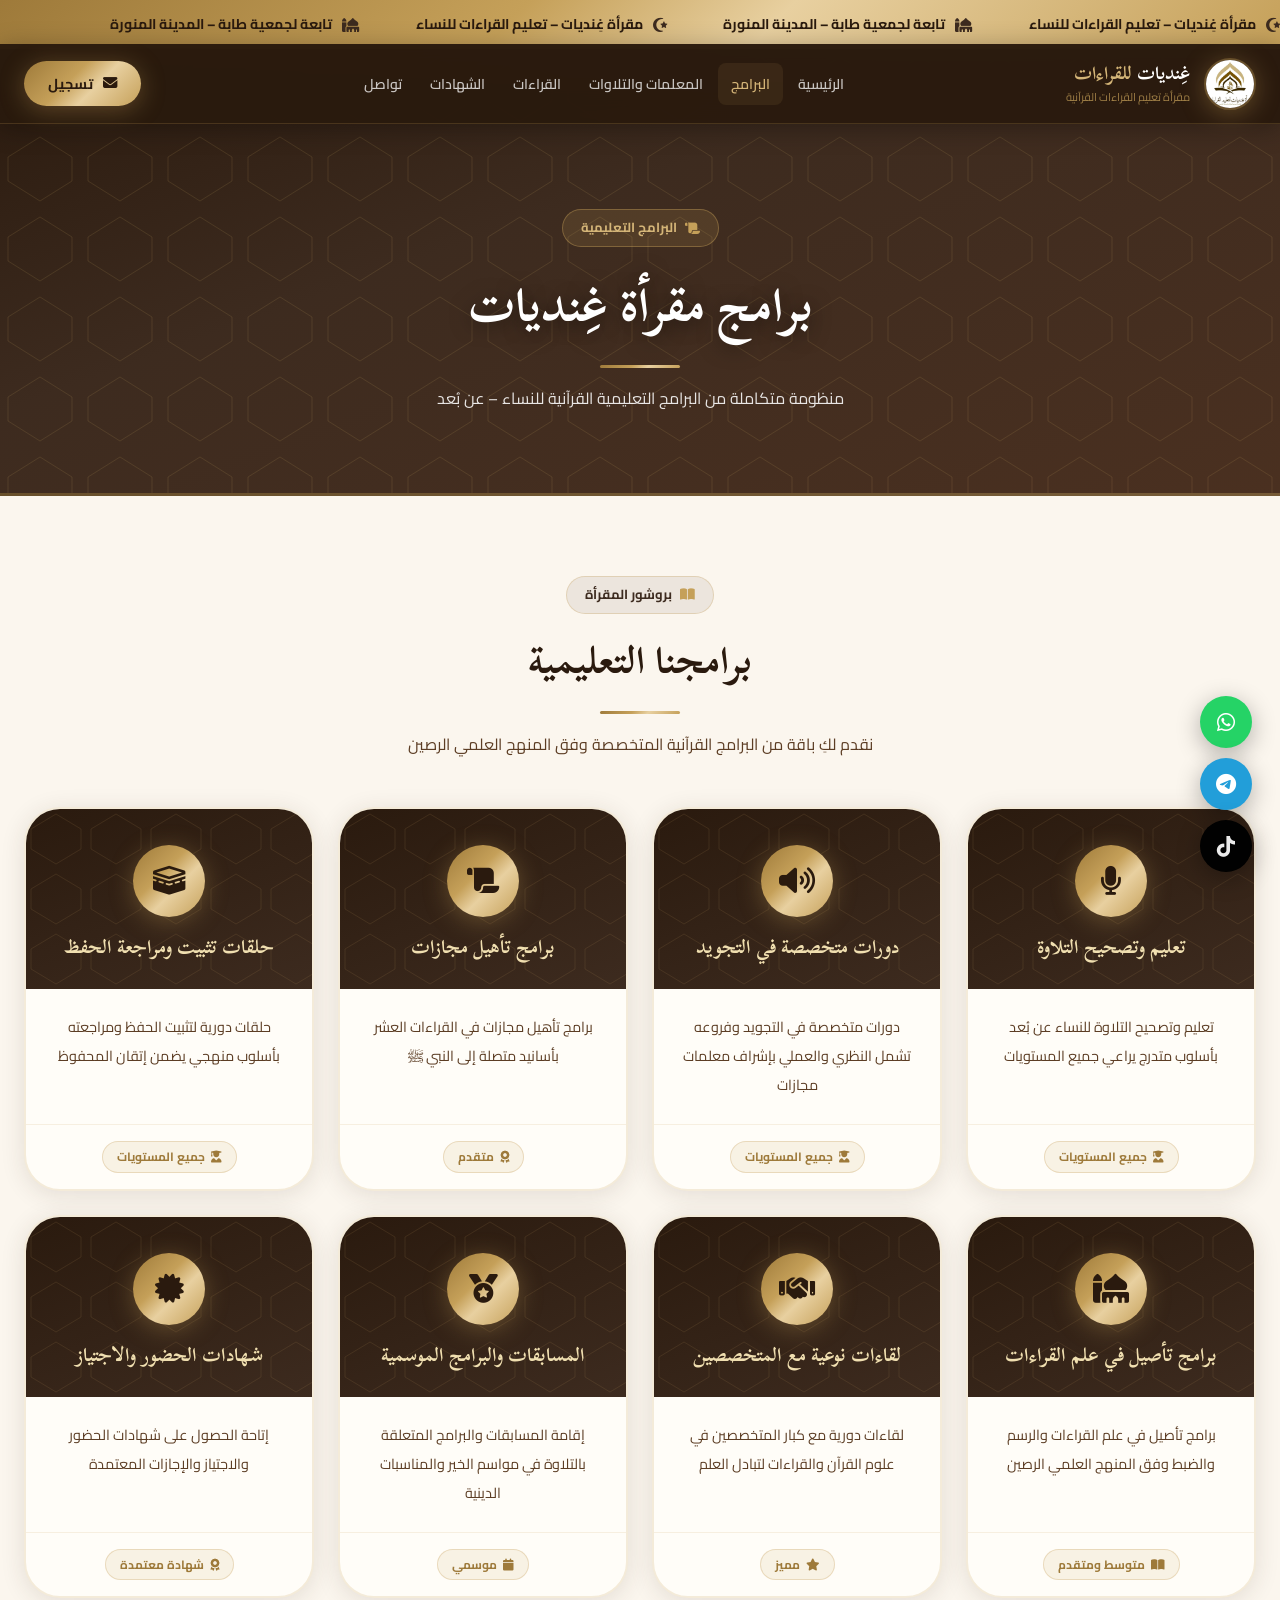
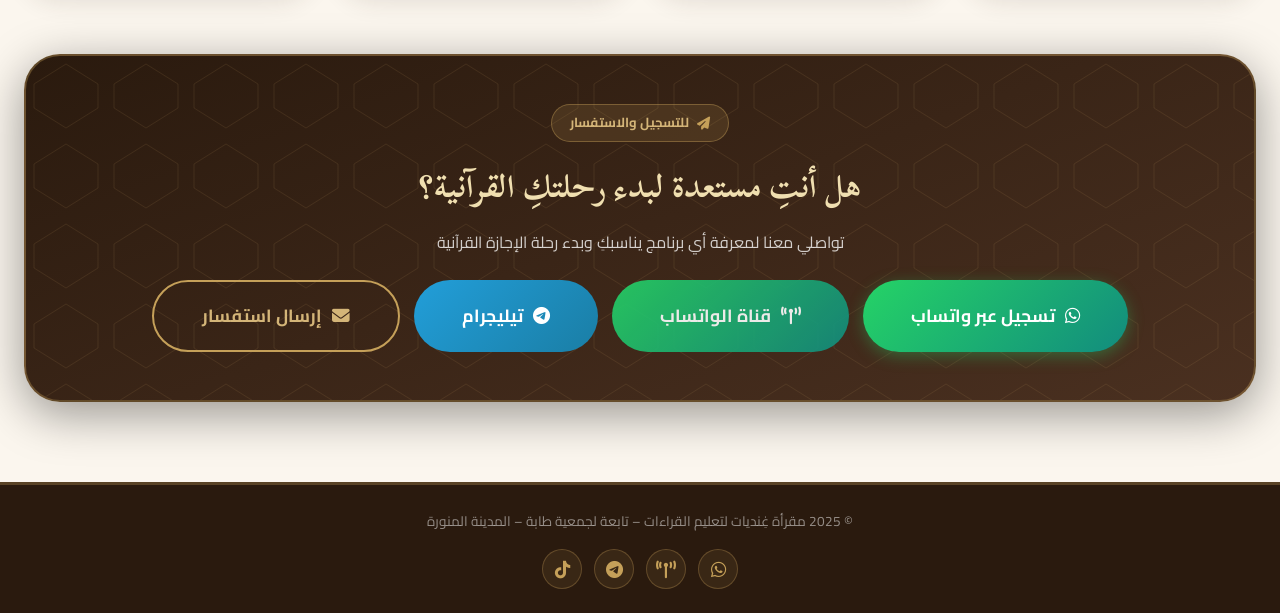
<file: programs.html>
<!DOCTYPE html>
<html lang="ar" dir="rtl">
<head>
<meta charset="UTF-8">
<meta name="viewport" content="width=device-width, initial-scale=1.0">
<meta name="description" content="برامج مقرأة غِنديات – برامج تعليمية قرآنية للنساء">
<title>البرامج التعليمية | مقرأة غِنديات</title>

<link href="https://fonts.googleapis.com/css2?family=Amiri:ital,wght@0,400;0,700;1,400&family=Cairo:wght@300;400;600;700;800&family=Scheherazade+New:wght@400;500;600;700&display=swap" rel="stylesheet">
<link rel="stylesheet" href="https://cdn.jsdelivr.net/npm/@fortawesome/fontawesome-free@6.5.0/css/all.min.css">

<style>
:root {
  --brown-deep:     #2A1A0E;
  --brown-dark:     #3D2B1F;
  --brown-medium:   #5C3D24;
  --brown-light:    #7A5535;
  --gold-primary:   #C5A059;
  --gold-light:     #D4B578;
  --gold-lighter:   #E8D0A0;
  --gold-shine:     #F0DFB0;
  --gold-dark:      #9E7A3A;
  --gold-gradient:  linear-gradient(135deg, #9E7A3A 0%, #C5A059 40%, #E8D0A0 60%, #C5A059 100%);
  --cream:          #FBF6EE;
  --cream-light:    #FFFDF8;
  --white:          #FFFFFF;
  --text-on-dark:   rgba(255,255,255,.92);
  --shadow-gold:    0 4px 24px rgba(197,160,89,.35);
  --shadow-gold-lg: 0 8px 48px rgba(197,160,89,.45);
  --shadow-dark:    0 12px 48px rgba(0,0,0,.4);
  --radius-sm:  8px;
  --radius-md:  16px;
  --radius-lg:  24px;
  --radius-xl:  36px;
  --radius-full:9999px;
  --nav-h:      80px;
  --transition: all .3s cubic-bezier(.4,0,.2,1);
}

*, *::before, *::after { box-sizing: border-box; margin: 0; padding: 0; }
html { scroll-behavior: smooth; font-size: 16px; }
body {
  font-family: 'Cairo', 'Amiri', sans-serif;
  direction: rtl; text-align: right;
  background: var(--brown-deep);
  color: var(--text-on-dark);
  line-height: 1.8;
  overflow-x: hidden;
}
img { max-width: 100%; display: block; }
a { text-decoration: none; color: inherit; transition: var(--transition); }
ul, ol { list-style: none; }

::-webkit-scrollbar { width: 6px; }
::-webkit-scrollbar-track { background: var(--brown-deep); }
::-webkit-scrollbar-thumb { background: var(--gold-primary); border-radius: 3px; }

.container { max-width: 1300px; margin: 0 auto; padding: 0 24px; }

.btn {
  display: inline-flex; align-items: center; gap: 10px;
  padding: 14px 32px; border-radius: var(--radius-full);
  font-weight: 700; font-size: 1rem; font-family: 'Cairo', sans-serif;
  transition: var(--transition); cursor: pointer; border: none;
}
.btn-gold {
  background: var(--gold-gradient);
  color: var(--brown-deep);
  box-shadow: var(--shadow-gold);
}
.btn-gold:hover { transform: translateY(-3px); box-shadow: var(--shadow-gold-lg); }
.btn-outline {
  background: transparent;
  color: var(--gold-light);
  border: 2px solid var(--gold-primary);
}
.btn-outline:hover { background: rgba(197,160,89,.15); transform: translateY(-2px); }
.btn-sm { padding: 10px 24px; font-size: .9rem; }
.btn-lg { padding: 18px 48px; font-size: 1.1rem; }

.gold-divider {
  width: 80px; height: 3px;
  background: var(--gold-gradient);
  border-radius: var(--radius-full);
  margin: 16px auto;
}

.hero-badge {
  display: inline-flex; align-items: center; gap: 8px;
  background: rgba(197,160,89,.15);
  border: 1px solid rgba(197,160,89,.4);
  color: var(--gold-light);
  padding: 6px 18px;
  border-radius: var(--radius-full);
  font-size: .82rem; font-weight: 700;
}
.hero-badge i { color: var(--gold-primary); }

/* ═══ شريط الإعلانات ═══ */
.announcements-bar {
  background: var(--gold-gradient);
  padding: 12px 0; overflow: hidden;
}
.ticker {
  display: flex; gap: 56px;
  animation: ticker 28s linear infinite;
  white-space: nowrap;
}
.ticker-item {
  display: inline-flex; align-items: center; gap: 10px;
  font-size: .88rem; font-weight: 700; color: var(--brown-deep);
}
.ticker-item i { color: var(--brown-dark); }
@keyframes ticker { 0%{transform:translateX(0)} 100%{transform:translateX(-50%)} }

/* ═══ شريط التنقل ═══ */
.navbar {
  position: fixed; top: 44px; right: 0; left: 0; z-index: 1000;
  height: var(--nav-h);
  background: rgba(42,26,14,.97);
  backdrop-filter: blur(20px);
  border-bottom: 1px solid rgba(197,160,89,.2);
  box-shadow: 0 4px 24px rgba(0,0,0,.3);
  transition: var(--transition);
}
.navbar.scrolled { background: rgba(42,26,14,1); border-bottom-color: rgba(197,160,89,.4); }
.nav-container {
  max-width: 1300px; margin: 0 auto; padding: 0 24px; height: 100%;
  display: flex; align-items: center; justify-content: space-between; gap: 20px;
}
.nav-logo { display: flex; align-items: center; gap: 14px; flex-shrink: 0; }
.nav-logo img {
  width: 52px; height: 52px; object-fit: contain;
  border-radius: var(--radius-full);
  border: 2px solid rgba(197,160,89,.4);
  box-shadow: var(--shadow-gold);
}
.nav-logo-text { line-height: 1.25; }
.nav-logo-text .brand { display: block; font-family: 'Scheherazade New', serif; font-size: 1.15rem; font-weight: 700; }
.brand-ghan { color: #FFFFFF; }
.brand-dyat { color: var(--gold-light); }
.nav-logo-text .brand-sub { font-size: .7rem; color: rgba(197,160,89,.75); }
.nav-links { display: flex; align-items: center; gap: 2px; }
.nav-links a {
  padding: 8px 13px; border-radius: var(--radius-sm);
  font-size: .88rem; font-weight: 600;
  color: rgba(255,255,255,.75);
  transition: var(--transition); white-space: nowrap;
}
.nav-links a:hover, .nav-links a.active { color: var(--gold-light); background: rgba(197,160,89,.1); }
.nav-cta { display: flex; align-items: center; gap: 10px; flex-shrink: 0; }
.nav-toggle {
  display: none; width: 40px; height: 40px;
  border-radius: var(--radius-sm); background: rgba(197,160,89,.1);
  align-items: center; justify-content: center; flex-direction: column; gap: 5px;
  border: 1px solid rgba(197,160,89,.3); cursor: pointer;
}
.nav-toggle span { display: block; width: 20px; height: 2px; background: var(--gold-light); border-radius: 2px; transition: var(--transition); }
.nav-toggle.open span:nth-child(1) { transform: translateY(7px) rotate(45deg); }
.nav-toggle.open span:nth-child(2) { opacity: 0; }
.nav-toggle.open span:nth-child(3) { transform: translateY(-7px) rotate(-45deg); }

/* ═══ هيرو الصفحة ═══ */
.page-hero {
  background: linear-gradient(160deg, #2A1A0E 0%, #3D2B1F 40%, #4A3020 100%);
  padding: calc(var(--nav-h) + 80px) 0 80px;
  text-align: center;
  position: relative;
  overflow: hidden;
  border-bottom: 3px solid rgba(197,160,89,.4);
}
.page-hero::before {
  content: '';
  position: absolute; inset: 0;
  background-image: url("data:image/svg+xml,%3Csvg xmlns='http://www.w3.org/2000/svg' width='80' height='80'%3E%3Cpath d='M40 8 L72 28 L72 52 L40 72 L8 52 L8 28Z' fill='none' stroke='rgba(197,160,89,0.15)' stroke-width='1'/%3E%3C/svg%3E");
}
.page-hero h1 {
  font-family: 'Scheherazade New', serif;
  font-size: clamp(2rem, 4vw, 3rem);
  color: #FFFFFF;
  position: relative;
  text-shadow: 0 2px 20px rgba(0,0,0,.5);
}
.page-hero p {
  color: rgba(255,255,255,.88);
  max-width: 600px;
  margin: 16px auto 0;
  position: relative;
  font-size: 1rem;
}

/* ═══ قسم البرامج ═══ */
.section { padding: 80px 0; background: var(--cream); }

.section-header {
  text-align: center;
  margin-bottom: 48px;
}
.section-header h2 {
  font-family: 'Scheherazade New', serif;
  font-size: clamp(1.6rem, 3vw, 2.4rem);
  color: var(--brown-deep);
  margin-bottom: 8px;
}
.section-header p { color: var(--brown-medium); }

.programs-grid {
  display: grid;
  grid-template-columns: repeat(auto-fill, minmax(290px, 1fr));
  gap: 24px;
}

.prog-card {
  background: var(--cream-light);
  border-radius: var(--radius-xl);
  box-shadow: 0 4px 24px rgba(61,43,31,.12);
  border: 2px solid rgba(197,160,89,.2);
  overflow: hidden;
  transition: var(--transition);
  display: flex; flex-direction: column;
}
.prog-card:hover {
  transform: translateY(-8px);
  box-shadow: 0 12px 48px rgba(61,43,31,.25);
  border-color: rgba(197,160,89,.55);
}
.prog-card-top {
  padding: 36px 24px 28px;
  background: linear-gradient(160deg, #2A1A0E, #3D2B1F);
  text-align: center;
  position: relative; overflow: hidden;
}
.prog-card-top::before {
  content: '';
  position: absolute; inset: 0;
  background-image: url("data:image/svg+xml,%3Csvg xmlns='http://www.w3.org/2000/svg' width='60' height='60'%3E%3Cpath d='M30 5 L55 20 L55 40 L30 55 L5 40 L5 20Z' fill='none' stroke='rgba(197,160,89,0.12)' stroke-width='1'/%3E%3C/svg%3E");
}
.prog-icon {
  width: 72px; height: 72px; margin: 0 auto 16px;
  border-radius: var(--radius-full);
  background: var(--gold-gradient);
  display: flex; align-items: center; justify-content: center;
  font-size: 1.8rem; color: var(--brown-deep);
  box-shadow: var(--shadow-gold);
  position: relative; z-index: 1;
}
.prog-name {
  font-family: 'Scheherazade New', serif;
  font-size: 1.2rem;
  color: var(--gold-shine);
  position: relative; z-index: 1;
  line-height: 1.5;
}
.prog-body { padding: 24px; flex: 1; }
.prog-desc {
  font-size: .9rem;
  color: var(--brown-medium);
  line-height: 2;
  text-align: center;
}
.prog-footer {
  padding: 16px 24px;
  border-top: 1px solid rgba(197,160,89,.15);
  display: flex; align-items: center; justify-content: center;
}
.prog-badge {
  display: inline-flex; align-items: center; gap: 6px;
  font-size: .75rem; font-weight: 700;
  padding: 4px 14px;
  border-radius: var(--radius-full);
  background: rgba(197,160,89,.12);
  color: var(--gold-dark);
  border: 1px solid rgba(197,160,89,.3);
}

/* ═══ CTA ═══ */
.cta-section {
  text-align: center; margin-top: 56px;
  padding: 48px 32px;
  background: linear-gradient(160deg, var(--brown-deep), #4A3020);
  border-radius: var(--radius-xl);
  border: 2px solid rgba(197,160,89,.35);
  box-shadow: var(--shadow-dark);
  position: relative; overflow: hidden;
}
.cta-section::before {
  content: '';
  position: absolute; inset: 0;
  background-image: url("data:image/svg+xml,%3Csvg xmlns='http://www.w3.org/2000/svg' width='80' height='80'%3E%3Cpath d='M40 8 L72 28 L72 52 L40 72 L8 52 L8 28Z' fill='none' stroke='rgba(197,160,89,0.12)' stroke-width='1'/%3E%3C/svg%3E");
}
.cta-section > * { position: relative; z-index: 1; }
.cta-section h3 {
  font-family: 'Scheherazade New', serif;
  font-size: clamp(1.4rem, 3vw, 2rem);
  color: var(--gold-shine);
  margin-bottom: 12px;
}
.cta-section p { color: rgba(255,255,255,.78); margin-bottom: 24px; }
.cta-actions { display: flex; gap: 14px; justify-content: center; flex-wrap: wrap; }
.btn-wa {
  background: linear-gradient(135deg,#25D366,#128C7E);
  color: #fff;
  box-shadow: 0 4px 16px rgba(37,211,102,.35);
}
.btn-wa:hover { transform: translateY(-3px); box-shadow: 0 8px 24px rgba(37,211,102,.45); }

/* ═══ فوتر ═══ */
.site-footer {
  background: var(--brown-deep);
  border-top: 3px solid rgba(197,160,89,.3);
  padding: 24px 0;
}
.footer-text { text-align: center; font-size: .85rem; color: rgba(255,255,255,.5); }

/* ═══ أزرار عائمة ═══ */
.floating-contact {
  position: fixed; bottom: 28px; right: 28px; z-index: 500;
  display: flex; flex-direction: column; gap: 10px;
}
.float-btn {
  width: 52px; height: 52px; border-radius: var(--radius-full);
  display: flex; align-items: center; justify-content: center;
  font-size: 1.3rem; box-shadow: 0 6px 24px rgba(0,0,0,.3);
  transition: var(--transition);
}
.float-btn:hover { transform: scale(1.12) translateY(-3px); }
.float-wa { background: #25D366; color: #fff; }
.float-tg { background: #229ED9; color: #fff; }

/* ═══ تجاوب ═══ */
@media (max-width: 768px) {
  :root { --nav-h: 68px; }
  .nav-links { display: none; flex-direction: column; position: absolute; top: var(--nav-h); right: 0; left: 0; background: rgba(42,26,14,.99); padding: 16px; gap: 4px; border-bottom: 1px solid rgba(197,160,89,.2); box-shadow: 0 8px 24px rgba(0,0,0,.4); }
  .nav-links.open { display: flex; }
  .nav-toggle { display: flex; }
  .programs-grid { grid-template-columns: 1fr; }
}
@media (max-width: 480px) {
  .cta-actions { flex-direction: column; align-items: center; }
}
</style>
</head>
<body>

<!-- ✦ شريط الإعلانات ✦ -->
<!-- ✦ شريط الإعلانات ✦ -->
<div class="announcements-bar">
  <div class="ticker-wrap">
    <div class="ticker">
      <span class="ticker-item"><i class="fas fa-star-and-crescent"></i> مقرأة غِنديات – تعليم القراءات للنساء</span>
      <span class="ticker-item"><i class="fas fa-mosque"></i> تابعة لجمعية طابة – المدينة المنورة</span>
      <span class="ticker-item"><i class="fas fa-star-and-crescent"></i> مقرأة غِنديات – تعليم القراءات للنساء</span>
      <span class="ticker-item"><i class="fas fa-mosque"></i> تابعة لجمعية طابة – المدينة المنورة</span>
    </div>
  </div>
</div>

<!-- ✦ شريط التنقل ✦ -->
<nav class="navbar" id="mainNav">
  <div class="nav-container">
    <a href="index.html" class="nav-logo">
      <img src="images/logo.png" alt="غِنديات" onerror="this.style.display='none'">
      <div class="nav-logo-text">
        <span class="brand"><span class="brand-ghan">غِنديات</span><span class="brand-dyat"> للقراءات</span></span>
        <span class="brand-sub">مقرأة تعليم القراءات القرآنية</span>
      </div>
    </a>
    <ul class="nav-links" id="navLinks">
      <li><a href="index.html">الرئيسية</a></li>
      <li><a href="programs.html" class="active">البرامج</a></li>
      <li><a href="sheikhs.html">المعلمات والتلاوات</a></li>
      <li><a href="recitations.html">القراءات</a></li>
      <li><a href="certificates.html">الشهادات</a></li>
      <li><a href="contact.html">تواصل</a></li>
    </ul>
    <div class="nav-cta">
      <a href="contact.html" class="btn btn-gold btn-sm"><i class="fas fa-envelope"></i> تسجيل</a>
      <button class="nav-toggle" id="navToggle" aria-label="القائمة">
        <span></span><span></span><span></span>
      </button>
    </div>
  </div>
</nav>

<!-- ✦ هيرو ✦ -->
<div class="page-hero">
  <div class="container">
    <div class="hero-badge" style="justify-content:center;margin:0 auto 16px">
      <i class="fas fa-scroll"></i> البرامج التعليمية
    </div>
    <h1>برامج مقرأة غِنديات</h1>
    <div class="gold-divider"></div>
    <p>منظومة متكاملة من البرامج التعليمية القرآنية للنساء – عن بُعد</p>
  </div>
</div>

<!-- ✦ البرامج ✦ -->
<section class="section">
  <div class="container">

    <div class="section-header">
      <div class="hero-badge" style="background:rgba(61,43,31,.08);border-color:rgba(197,160,89,.3);color:var(--brown-dark);margin:0 auto 12px">
        <i class="fas fa-book-open" style="color:var(--gold-primary)"></i> بروشور المقرأة
      </div>
      <h2>برامجنا التعليمية</h2>
      <div class="gold-divider"></div>
      <p>نقدم لكِ باقة من البرامج القرآنية المتخصصة وفق المنهج العلمي الرصين</p>
    </div>

    <div class="programs-grid">

      <!-- 1 -->
      <div class="prog-card">
        <div class="prog-card-top">
          <div class="prog-icon"><i class="fas fa-microphone"></i></div>
          <h4 class="prog-name">تعليم وتصحيح التلاوة</h4>
        </div>
        <div class="prog-body">
          <p class="prog-desc">تعليم وتصحيح التلاوة للنساء عن بُعد بأسلوب متدرج يراعي جميع المستويات</p>
        </div>
        <div class="prog-footer">
          <span class="prog-badge"><i class="fas fa-user-graduate"></i> جميع المستويات</span>
        </div>
      </div>

      <!-- 2 -->
      <div class="prog-card">
        <div class="prog-card-top">
          <div class="prog-icon"><i class="fas fa-volume-high"></i></div>
          <h4 class="prog-name">دورات متخصصة في التجويد</h4>
        </div>
        <div class="prog-body">
          <p class="prog-desc">دورات متخصصة في التجويد وفروعه تشمل النظري والعملي بإشراف معلمات مجازات</p>
        </div>
        <div class="prog-footer">
          <span class="prog-badge"><i class="fas fa-user-graduate"></i> جميع المستويات</span>
        </div>
      </div>

      <!-- 3 -->
      <div class="prog-card">
        <div class="prog-card-top">
          <div class="prog-icon"><i class="fas fa-scroll"></i></div>
          <h4 class="prog-name">برامج تأهيل مجازات</h4>
        </div>
        <div class="prog-body">
          <p class="prog-desc">برامج تأهيل مجازات في القراءات العشر بأسانيد متصلة إلى النبي ﷺ</p>
        </div>
        <div class="prog-footer">
          <span class="prog-badge"><i class="fas fa-award"></i> متقدم</span>
        </div>
      </div>

      <!-- 4 -->
      <div class="prog-card">
        <div class="prog-card-top">
          <div class="prog-icon"><i class="fas fa-kaaba"></i></div>
          <h4 class="prog-name">حلقات تثبيت ومراجعة الحفظ</h4>
        </div>
        <div class="prog-body">
          <p class="prog-desc">حلقات دورية لتثبيت الحفظ ومراجعته بأسلوب منهجي يضمن إتقان المحفوظ</p>
        </div>
        <div class="prog-footer">
          <span class="prog-badge"><i class="fas fa-user-graduate"></i> جميع المستويات</span>
        </div>
      </div>

      <!-- 5 -->
      <div class="prog-card">
        <div class="prog-card-top">
          <div class="prog-icon"><i class="fas fa-mosque"></i></div>
          <h4 class="prog-name">برامج تأصيل في علم القراءات</h4>
        </div>
        <div class="prog-body">
          <p class="prog-desc">برامج تأصيل في علم القراءات والرسم والضبط وفق المنهج العلمي الرصين</p>
        </div>
        <div class="prog-footer">
          <span class="prog-badge"><i class="fas fa-book-open"></i> متوسط ومتقدم</span>
        </div>
      </div>

      <!-- 6 -->
      <div class="prog-card">
        <div class="prog-card-top">
          <div class="prog-icon"><i class="fas fa-handshake"></i></div>
          <h4 class="prog-name">لقاءات نوعية مع المتخصصين</h4>
        </div>
        <div class="prog-body">
          <p class="prog-desc">لقاءات دورية مع كبار المتخصصين في علوم القرآن والقراءات لتبادل العلم</p>
        </div>
        <div class="prog-footer">
          <span class="prog-badge"><i class="fas fa-star"></i> مميز</span>
        </div>
      </div>

      <!-- 7 -->
      <div class="prog-card">
        <div class="prog-card-top">
          <div class="prog-icon"><i class="fas fa-medal"></i></div>
          <h4 class="prog-name">المسابقات والبرامج الموسمية</h4>
        </div>
        <div class="prog-body">
          <p class="prog-desc">إقامة المسابقات والبرامج المتعلقة بالتلاوة في مواسم الخير والمناسبات الدينية</p>
        </div>
        <div class="prog-footer">
          <span class="prog-badge"><i class="fas fa-calendar"></i> موسمي</span>
        </div>
      </div>

      <!-- 8 -->
      <div class="prog-card">
        <div class="prog-card-top">
          <div class="prog-icon"><i class="fas fa-certificate"></i></div>
          <h4 class="prog-name">شهادات الحضور والاجتياز</h4>
        </div>
        <div class="prog-body">
          <p class="prog-desc">إتاحة الحصول على شهادات الحضور والاجتياز والإجازات المعتمدة</p>
        </div>
        <div class="prog-footer">
          <span class="prog-badge"><i class="fas fa-award"></i> شهادة معتمدة</span>
        </div>
      </div>

    </div>

    <!-- CTA -->
    <div class="cta-section">
      <span class="hero-badge" style="margin:0 auto 16px;display:inline-flex">
        <i class="fas fa-paper-plane"></i> للتسجيل والاستفسار
      </span>
      <h3>هل أنتِ مستعدة لبدء رحلتكِ القرآنية؟</h3>
      <p>تواصلي معنا لمعرفة أي برنامج يناسبكِ وبدء رحلة الإجازة القرآنية</p>
      <div class="cta-actions">
        <a href="https://wa.me/966542337488" target="_blank" class="btn btn-lg btn-wa">
          <i class="fab fa-whatsapp"></i> تسجيل عبر واتساب
        </a>
        <a href="https://whatsapp.com/channel/0029VaEqDf259PwQIXBaNB3G" target="_blank" class="btn btn-lg" style="background:linear-gradient(135deg,#25D366,#128C7E);color:#fff;opacity:.9">
          <i class="fas fa-broadcast-tower"></i> قناة الواتساب
        </a>
        <a href="https://t.me/Hawaa_moussa" target="_blank" class="btn btn-lg" style="background:linear-gradient(135deg,#229ED9,#1A7EA5);color:#fff">
          <i class="fab fa-telegram-plane"></i> تيليجرام
        </a>
        <a href="contact.html" class="btn btn-outline btn-lg">
          <i class="fas fa-envelope"></i> إرسال استفسار
        </a>
      </div>
    </div>

  </div>
</section>

<!-- ✦ الفوتر ✦ -->
<footer class="site-footer">
  <div class="container">
    <p class="footer-text">© 2025 مقرأة غِنديات لتعليم القراءات – تابعة لجمعية طابة – المدينة المنورة</p>
    <div style="display:flex;gap:12px;justify-content:center;margin-top:16px;flex-wrap:wrap">
      <a href="https://wa.me/966542337488" target="_blank" title="واتساب" style="color:var(--gold-primary);background:rgba(197,160,89,.1);border:1px solid rgba(197,160,89,.3);width:40px;height:40px;border-radius:50%;display:inline-flex;align-items:center;justify-content:center;font-size:1.1rem;text-decoration:none"><i class="fab fa-whatsapp"></i></a>
      <a href="https://whatsapp.com/channel/0029VaEqDf259PwQIXBaNB3G" target="_blank" title="قناة واتساب" style="color:var(--gold-primary);background:rgba(197,160,89,.1);border:1px solid rgba(197,160,89,.3);width:40px;height:40px;border-radius:50%;display:inline-flex;align-items:center;justify-content:center;font-size:1.1rem;text-decoration:none"><i class="fas fa-broadcast-tower"></i></a>
      <a href="https://t.me/Hawaa_moussa" target="_blank" title="تيليجرام" style="color:var(--gold-primary);background:rgba(197,160,89,.1);border:1px solid rgba(197,160,89,.3);width:40px;height:40px;border-radius:50%;display:inline-flex;align-items:center;justify-content:center;font-size:1.1rem;text-decoration:none"><i class="fab fa-telegram-plane"></i></a>
      <a href="https://www.tiktok.com/@omgansmab1m" target="_blank" title="تيك توك" style="color:var(--gold-primary);background:rgba(197,160,89,.1);border:1px solid rgba(197,160,89,.3);width:40px;height:40px;border-radius:50%;display:inline-flex;align-items:center;justify-content:center;font-size:1.1rem;text-decoration:none"><i class="fab fa-tiktok"></i></a>
    </div>
  </div>
</footer>

<!-- ✦ أزرار عائمة ✦ -->
<div class="floating-contact">
  <a href="https://wa.me/966542337488" target="_blank" class="float-btn float-wa" title="واتساب"><i class="fab fa-whatsapp"></i></a>
  <a href="https://t.me/Hawaa_moussa" target="_blank" class="float-btn float-tg" title="تيليجرام"><i class="fab fa-telegram-plane"></i></a>
  <a href="https://www.tiktok.com/@omgansmab1m" target="_blank" class="float-btn" title="تيك توك" style="background:#010101;border-color:rgba(255,255,255,.2)"><i class="fab fa-tiktok"></i></a>
</div>

<script>
const nav = document.getElementById('mainNav');
const toggle = document.getElementById('navToggle');
const navLinks = document.getElementById('navLinks');

window.addEventListener('scroll', () => {
  nav.classList.toggle('scrolled', window.scrollY > 60);
});
toggle?.addEventListener('click', () => {
  toggle.classList.toggle('open');
  navLinks.classList.toggle('open');
});
document.querySelectorAll('#navLinks a').forEach(a => {
  a.addEventListener('click', () => {
    toggle.classList.remove('open');
    navLinks.classList.remove('open');
  });
});
</script>
</body>
</html>
</file>
